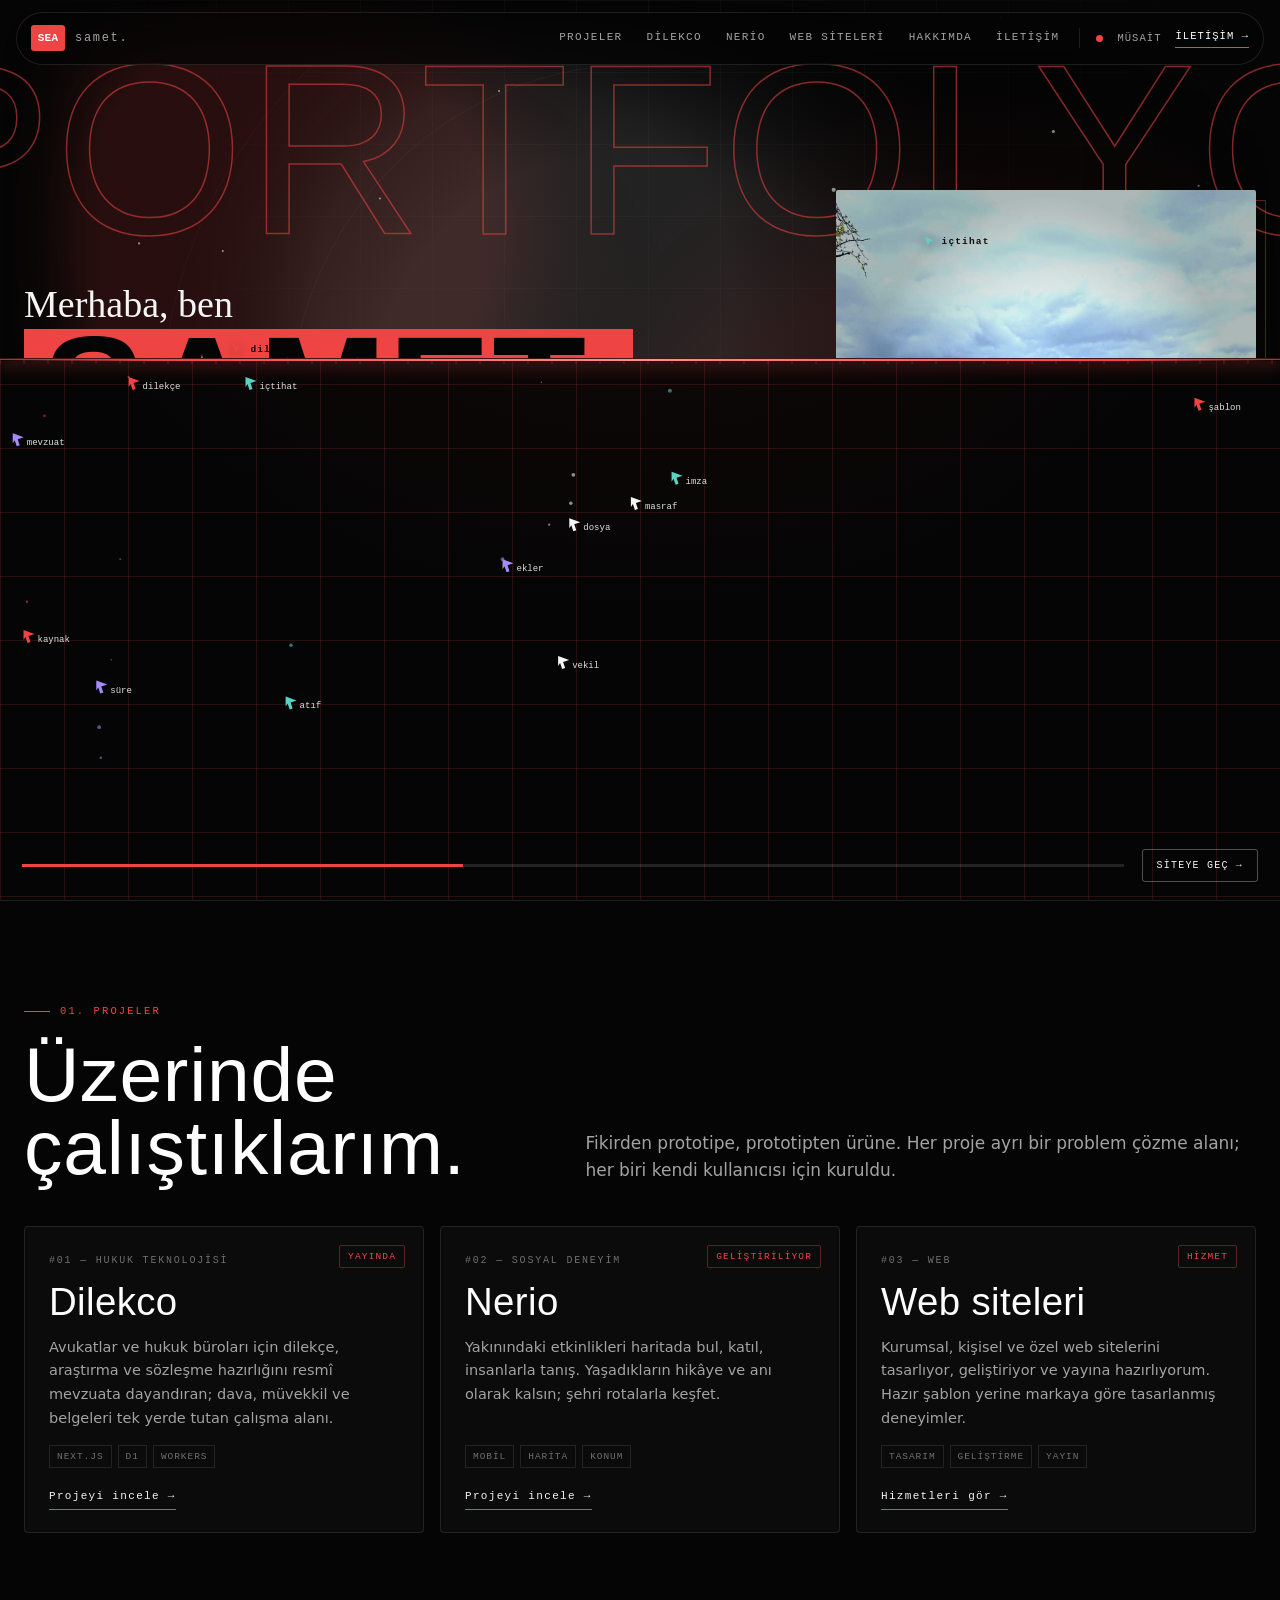
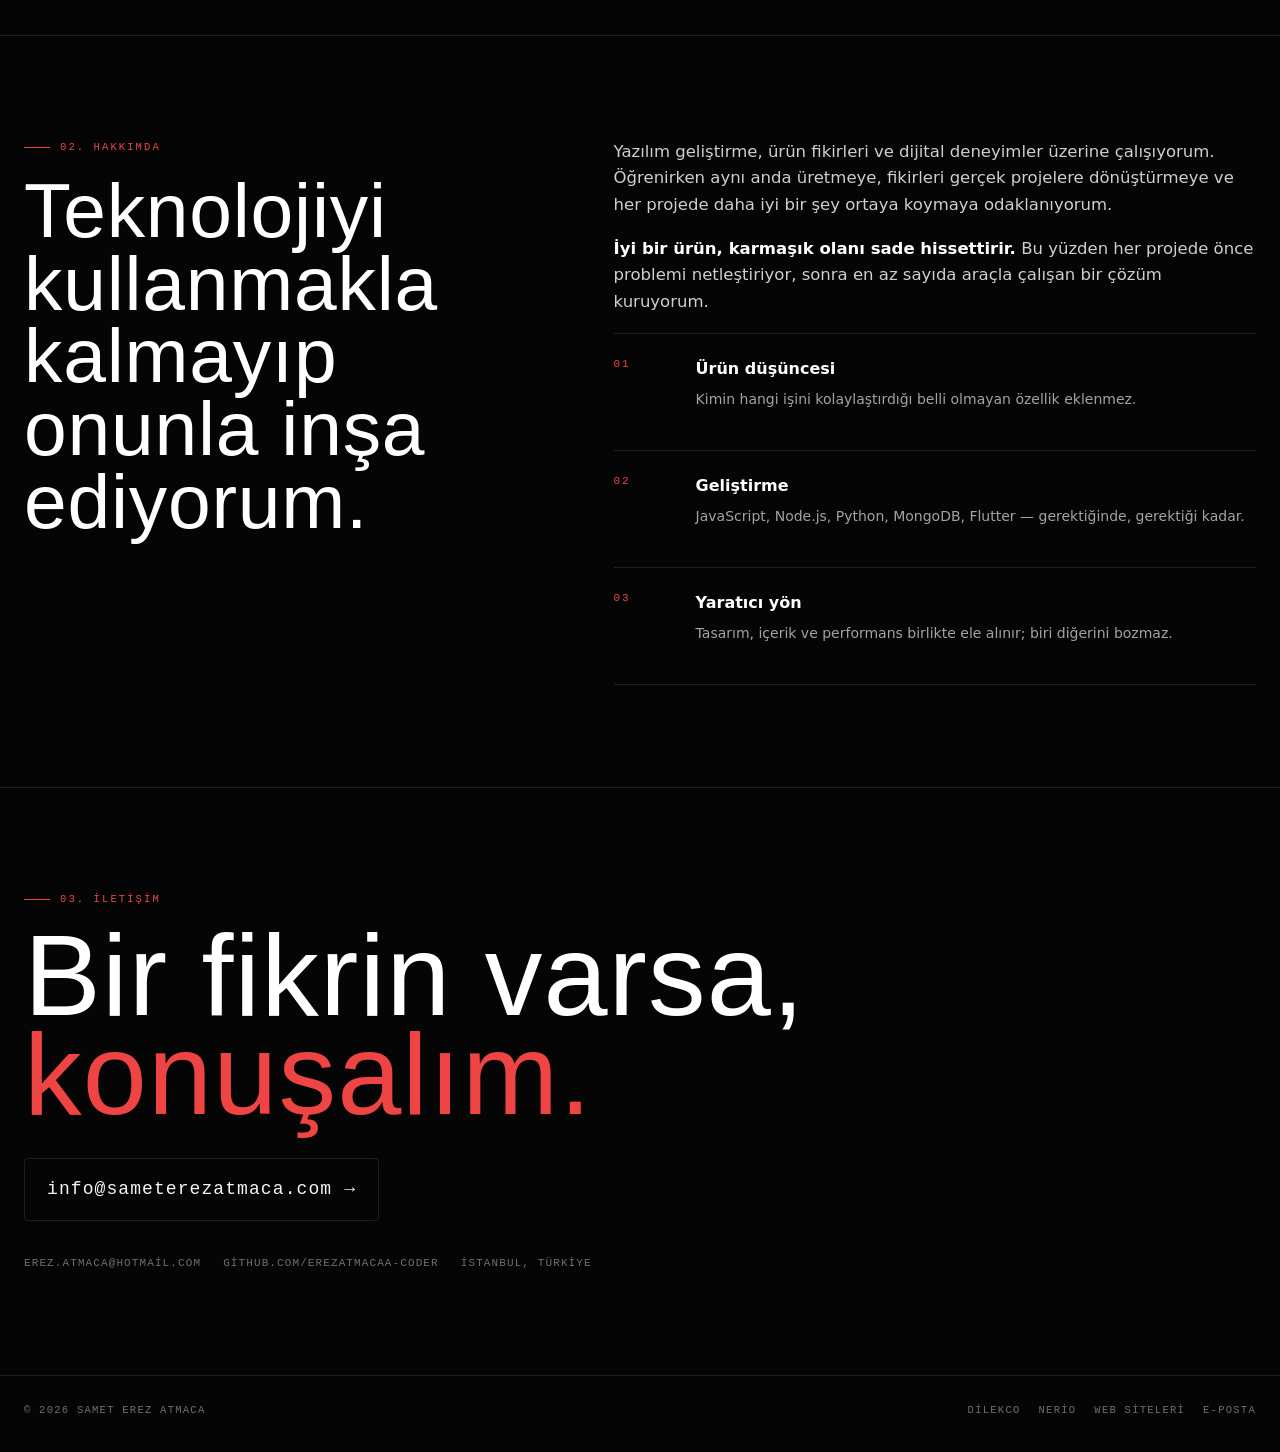
<file: index.html>
<!doctype html>
<html lang="tr" class="no-js">
<head>
<meta charset="utf-8">
<meta name="viewport" content="width=device-width,initial-scale=1">
<meta http-equiv="Content-Security-Policy" content="default-src 'self'; base-uri 'self'; object-src 'none'; form-action 'self'; script-src 'self'; style-src 'self' 'unsafe-inline' https://fonts.googleapis.com; font-src 'self' https://fonts.gstatic.com; img-src 'self' data: https:; connect-src 'self'; upgrade-insecure-requests;">
<title>Samet Erez Atmaca — Yazılım ve Ürün Geliştirici</title>
<meta name="description" content="Samet Erez Atmaca: yazılım ve ürün geliştirici. Dilekco, Nerio ve markalar için web siteleri; fikirden ürüne.">
<meta name="theme-color" content="#050505">
<meta property="og:title" content="Samet Erez Atmaca — Yazılım ve Ürün Geliştirici">
<meta property="og:description" content="Fikirleri ürüne çeviriyorum: Dilekco, Nerio ve markalar için web siteleri.">
<meta property="og:type" content="website">
<meta property="og:url" content="https://sameterezatmaca.com/">
<link rel="canonical" href="https://sameterezatmaca.com/">
<link rel="icon" href="data:image/svg+xml,%3Csvg xmlns='http://www.w3.org/2000/svg' viewBox='0 0 24 24'%3E%3Crect width='24' height='24' fill='%23ef4444'/%3E%3C/svg%3E">
<link rel="preconnect" href="https://fonts.googleapis.com">
<link rel="preconnect" href="https://fonts.gstatic.com" crossorigin>
<link rel="stylesheet" href="https://fonts.googleapis.com/css2?family=Bebas+Neue&amp;family=Caveat:wght@600&amp;family=JetBrains+Mono:wght@400;500;700&amp;family=Plus+Jakarta+Sans:wght@400;500;600;700;800&amp;display=swap">
<link rel="stylesheet" href="site.css?v=20261107e">
<script src="site-ui.js?v=20261107e"></script>
<script src="aurora.js?v=20261107e" defer></script>
<script src="intro.js?v=20261107e" defer></script>
<script src="swarm.js?v=20261107e" defer></script>
</head>
<body>
<a class="skip" href="#icerik">İçeriğe geç</a>
<div class="bg-grid" aria-hidden="true"></div>

<header class="site-header">
  <div class="nav-shell">
    <a class="brand" href="index.html" aria-label="Samet Erez Atmaca — ana sayfa"><span class="brand-sq">SEA</span><span class="brand-name">samet.</span></a>
    <button class="nav-toggle" type="button" aria-expanded="false" aria-controls="site-nav" aria-label="Menüyü aç">
      <svg viewBox="0 0 20 20" width="18" height="18" aria-hidden="true"><path d="M3 6h14M3 10h14M3 14h14" stroke="currentColor" stroke-width="1.6"/></svg>
    </button>
    <nav class="nav-links" id="site-nav" aria-label="Ana menü">
      <a href="#projeler">Projeler</a>
      <a href="dilekco.html">Dilekco</a>
      <a href="nerio.html">Nerio</a>
      <a href="web-siteleri.html">Web siteleri</a>
      <a href="#hakkimda">Hakkımda</a>
      <a href="#iletisim">İletişim</a>
    </nav>
    <div class="nav-status">
      <span class="live-dot" aria-hidden="true"></span>
      <span class="status-text">MÜSAİT</span>
      <a class="nav-cta" href="#iletisim">İLETİŞİM →</a>
    </div>
  </div>
</header>

<main id="icerik">

<section class="hero" id="hero" aria-label="Tanıtım">
  <div class="hero-word" aria-hidden="true">PORTFOLYO</div>
  <div class="wrap hero-inner">
    <div class="hero-copy">
      <p class="script">Merhaba, ben</p>
      <h1 class="hero-name">SAMET.</h1>
      <p class="hero-role"><span class="dot" aria-hidden="true"></span>YAZILIM &amp; ÜRÜN GELİŞTİRİCİ</p>
      <p class="hero-lead"><b>Fikirleri ürüne çeviriyorum.</b> Yazılım, ürün tasarımı ve teknolojiyle gerçek problemleri çözmeye odaklanan kişisel çalışma alanım. Dilekco ve Nerio’yu sıfırdan kurdum; markalar için web deneyimleri tasarlıyorum.</p>
      <div class="hero-actions">
        <a class="btn btn-red" href="#projeler">Projelere bak →</a>
        <a class="btn" href="mailto:info@sameterezatmaca.com">E-posta gönder</a>
      </div>
    </div>
    <figure class="hero-photo">
      <img src="photo.jpg" width="1152" height="1536" alt="Samet Erez Atmaca, arkasında İstanbul Boğazı ve köprü" fetchpriority="high">
      <figcaption>İSTANBUL · 2026</figcaption>
    </figure>
  </div>
  <div class="wrap">
    <div class="hero-stats" aria-label="Kısa bilgiler">
      <div class="stat"><b>03</b><span>SEÇİLİ PROJE</span></div>
      <div class="stat"><b>06</b><span>KULLANILAN ARAÇ</span></div>
      <div class="stat"><b>2026</b><span>AKTİF YIL</span></div>
      <div class="stat"><b>TR</b><span>İSTANBUL</span></div>
    </div>
  </div>
</section>

<section class="section" id="projeler" aria-labelledby="projeler-baslik">
  <div class="wrap">
    <div class="section-head">
      <div>
        <p class="eyebrow">01. PROJELER</p>
        <h2 id="projeler-baslik">Üzerinde<br>çalıştıklarım.</h2>
      </div>
      <p class="section-lead">Fikirden prototipe, prototipten ürüne. Her proje ayrı bir problem çözme alanı; her biri kendi kullanıcısı için kuruldu.</p>
    </div>
    <div class="projects">
      <article class="project">
        <span class="tag">Yayında</span>
        <span class="idx">#01 — HUKUK TEKNOLOJİSİ</span>
        <h3>Dilekco</h3>
        <p>Avukatlar ve hukuk büroları için dilekçe, araştırma ve sözleşme hazırlığını resmî mevzuata dayandıran; dava, müvekkil ve belgeleri tek yerde tutan çalışma alanı.</p>
        <div class="stack"><span>Next.js</span><span>D1</span><span>Workers</span></div>
        <a class="go" href="dilekco.html">Projeyi incele →</a>
      </article>
      <article class="project">
        <span class="tag">Geliştiriliyor</span>
        <span class="idx">#02 — SOSYAL DENEYİM</span>
        <h3>Nerio</h3>
        <p>Yakınındaki etkinlikleri haritada bul, katıl, insanlarla tanış. Yaşadıkların hikâye ve anı olarak kalsın; şehri rotalarla keşfet.</p>
        <div class="stack"><span>Mobil</span><span>Harita</span><span>Konum</span></div>
        <a class="go" href="nerio.html">Projeyi incele →</a>
      </article>
      <article class="project">
        <span class="tag">Hizmet</span>
        <span class="idx">#03 — WEB</span>
        <h3>Web siteleri</h3>
        <p>Kurumsal, kişisel ve özel web sitelerini tasarlıyor, geliştiriyor ve yayına hazırlıyorum. Hazır şablon yerine markaya göre tasarlanmış deneyimler.</p>
        <div class="stack"><span>Tasarım</span><span>Geliştirme</span><span>Yayın</span></div>
        <a class="go" href="web-siteleri.html">Hizmetleri gör →</a>
      </article>
    </div>
  </div>
</section>

<section class="section" id="hakkimda" aria-labelledby="hakkimda-baslik">
  <div class="wrap split">
    <div>
      <p class="eyebrow">02. HAKKIMDA</p>
      <h2 id="hakkimda-baslik">Teknolojiyi kullanmakla kalmayıp<br>onunla inşa ediyorum.</h2>
    </div>
    <div class="about-text">
      <p>Yazılım geliştirme, ürün fikirleri ve dijital deneyimler üzerine çalışıyorum. Öğrenirken aynı anda üretmeye, fikirleri gerçek projelere dönüştürmeye ve her projede daha iyi bir şey ortaya koymaya odaklanıyorum.</p>
      <p><b>İyi bir ürün, karmaşık olanı sade hissettirir.</b> Bu yüzden her projede önce problemi netleştiriyor, sonra en az sayıda araçla çalışan bir çözüm kuruyorum.</p>
      <div class="principles">
        <div class="principle"><span class="num">01</span><div><h3>Ürün düşüncesi</h3><p>Kimin hangi işini kolaylaştırdığı belli olmayan özellik eklenmez.</p></div></div>
        <div class="principle"><span class="num">02</span><div><h3>Geliştirme</h3><p>JavaScript, Node.js, Python, MongoDB, Flutter — gerektiğinde, gerektiği kadar.</p></div></div>
        <div class="principle"><span class="num">03</span><div><h3>Yaratıcı yön</h3><p>Tasarım, içerik ve performans birlikte ele alınır; biri diğerini bozmaz.</p></div></div>
      </div>
    </div>
  </div>
</section>

<section class="section contact" id="iletisim" aria-labelledby="iletisim-baslik">
  <div class="wrap">
    <p class="eyebrow">03. İLETİŞİM</p>
    <h2 id="iletisim-baslik">Bir fikrin varsa,<br><span>konuşalım.</span></h2>
    <div class="contact-actions">
      <a class="mail-box" href="mailto:info@sameterezatmaca.com">info@sameterezatmaca.com <span aria-hidden="true">→</span></a>
    </div>
    <div class="contact-meta">
      <a href="mailto:erez.atmaca@hotmail.com">erez.atmaca@hotmail.com</a>
      <a href="https://github.com/erezatmacaa-coder" target="_blank" rel="noopener">github.com/erezatmacaa-coder</a>
      <span>İstanbul, Türkiye</span>
    </div>
  </div>
</section>

</main>

<footer class="footer">
  <div class="wrap footer-inner">
    <span>© 2026 Samet Erez Atmaca</span>
    <div class="footer-links">
      <a href="dilekco.html">Dilekco</a>
      <a href="nerio.html">Nerio</a>
      <a href="web-siteleri.html">Web siteleri</a>
      <a href="mailto:info@sameterezatmaca.com">E-posta</a>
    </div>
  </div>
</footer>
</body>
</html>
</file>
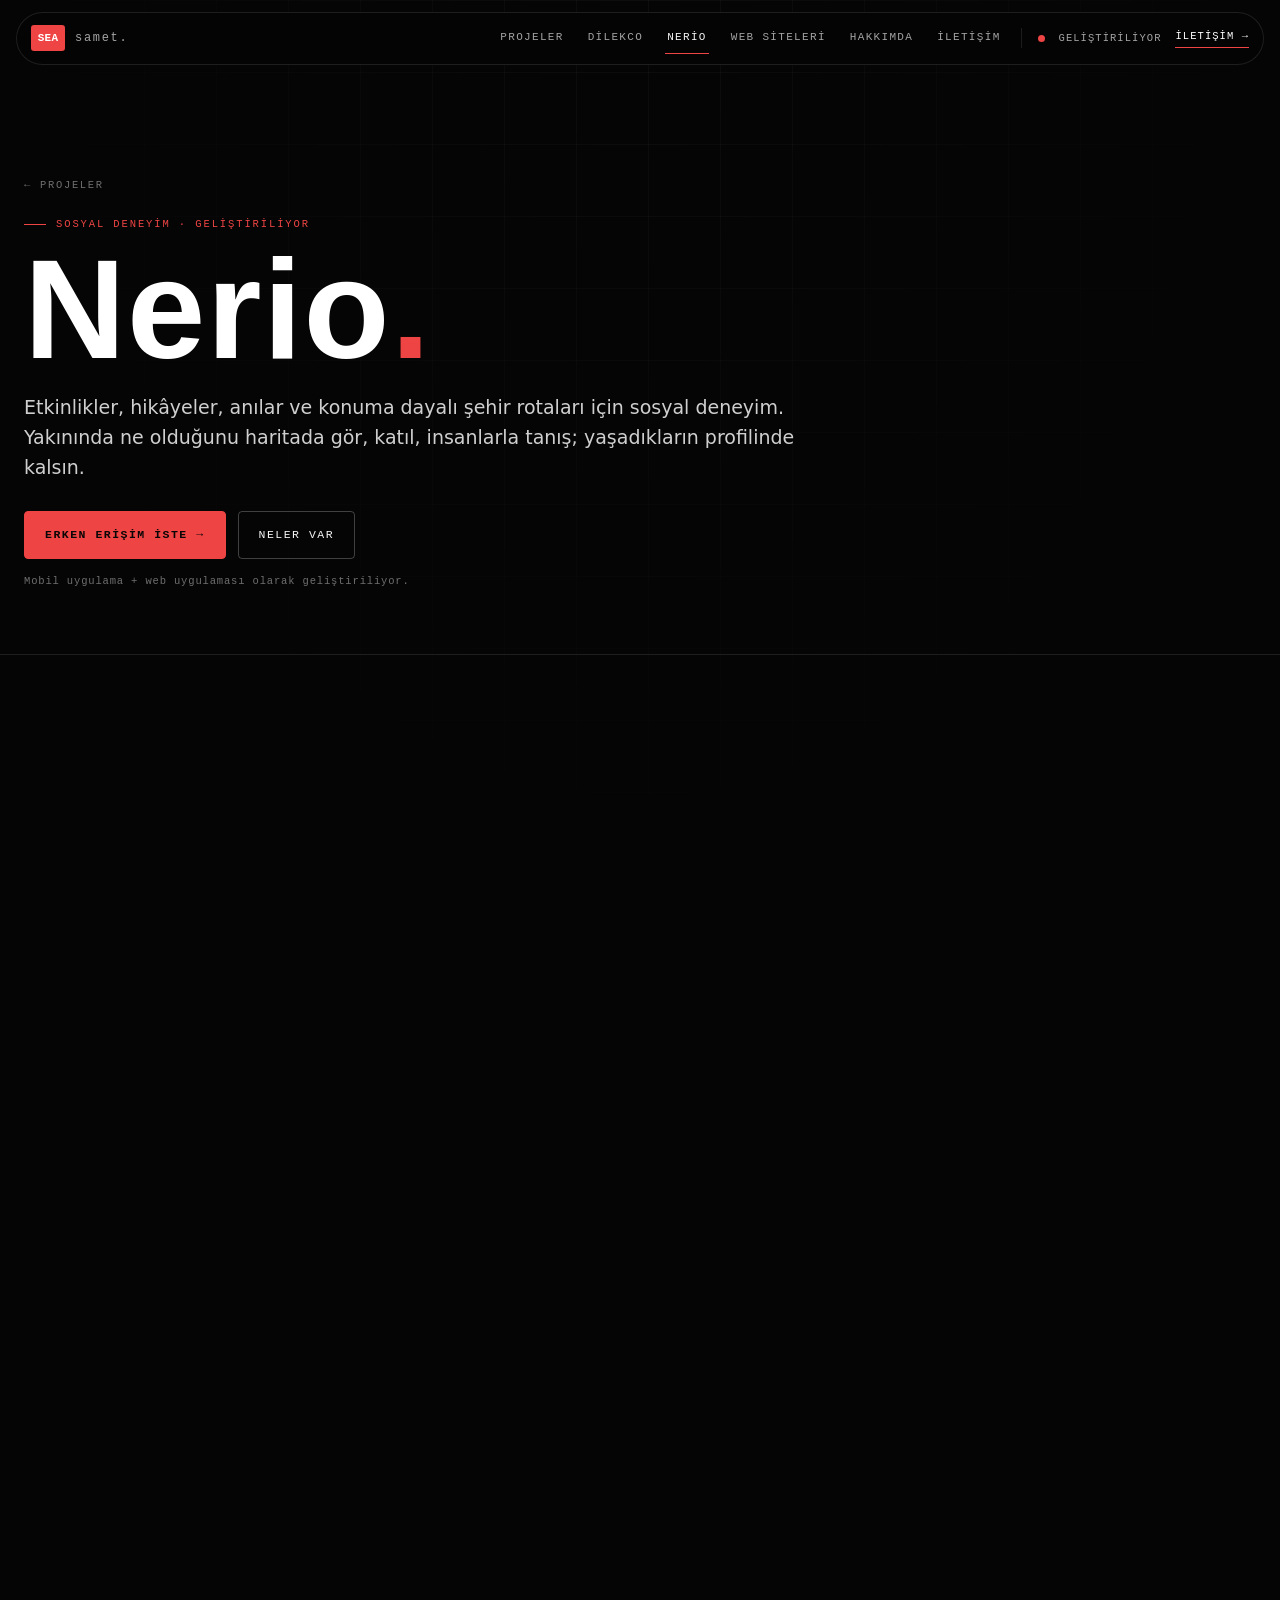
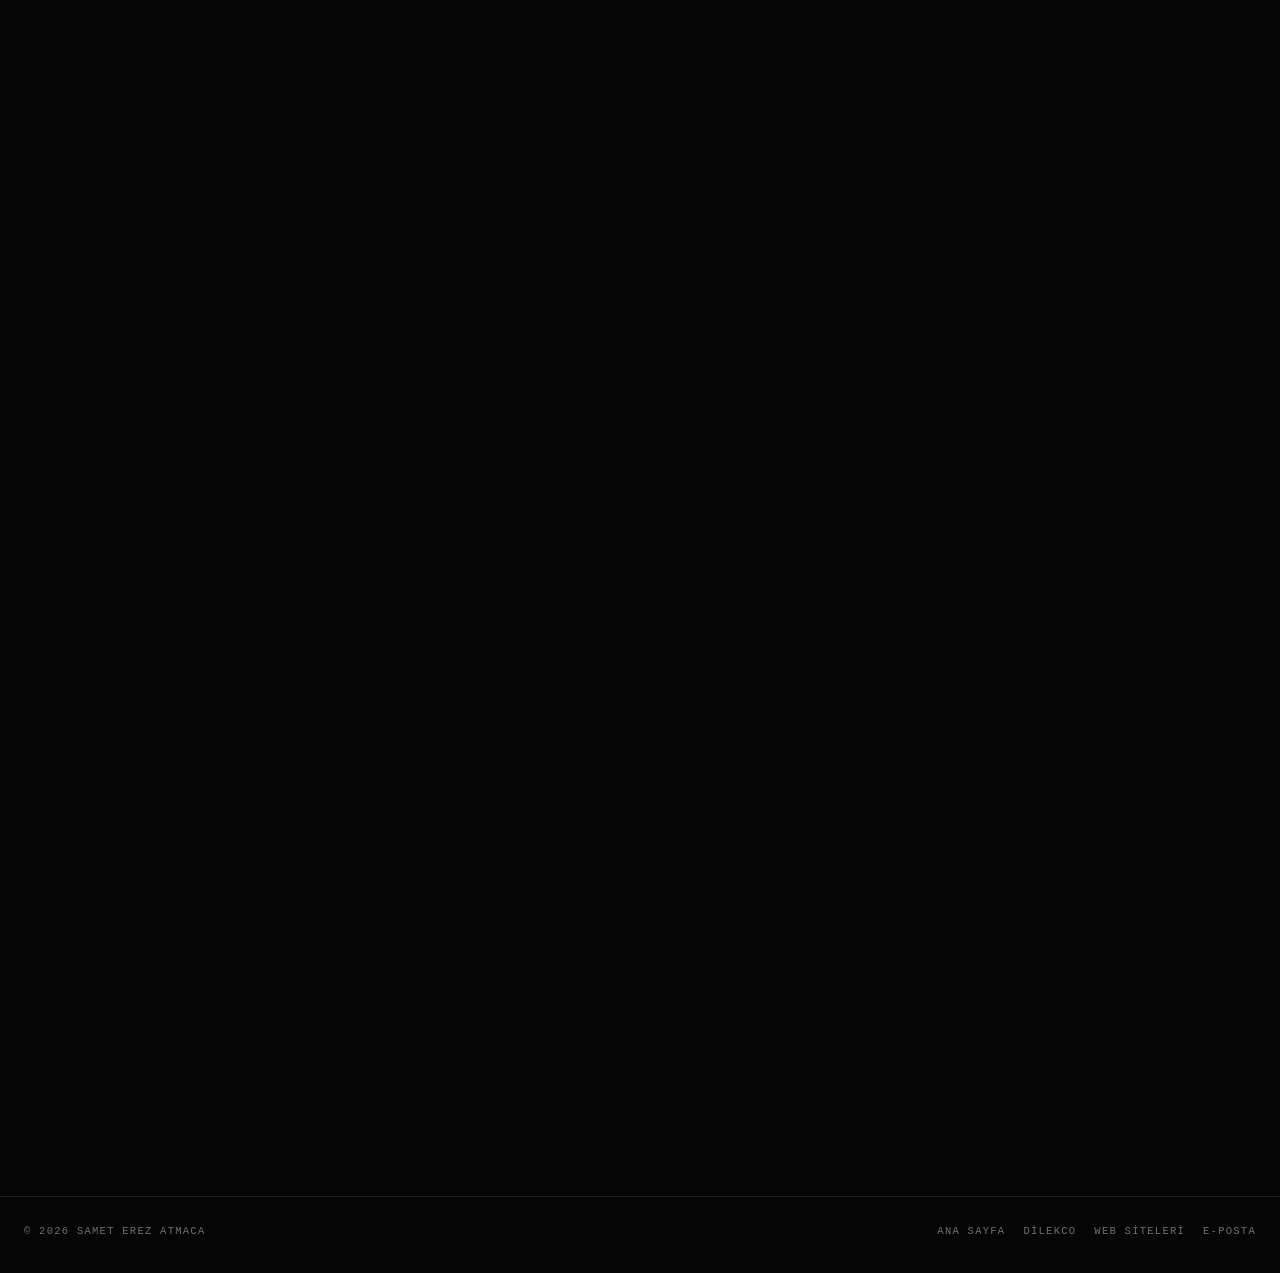
<file: mova/index.html>
<!doctype html>
<html lang="tr">
<head>
<meta charset="utf-8">
<meta name="viewport" content="width=device-width,initial-scale=1">
<meta http-equiv="refresh" content="0;url=../nerio.html">
<meta name="robots" content="noindex">
<link rel="canonical" href="https://sameterezatmaca.com/nerio.html">
<title>Nerio</title>
</head>
<body>
<p><a href="../nerio.html">Nerio sayfasına git</a></p>
</body>
</html>
</file>
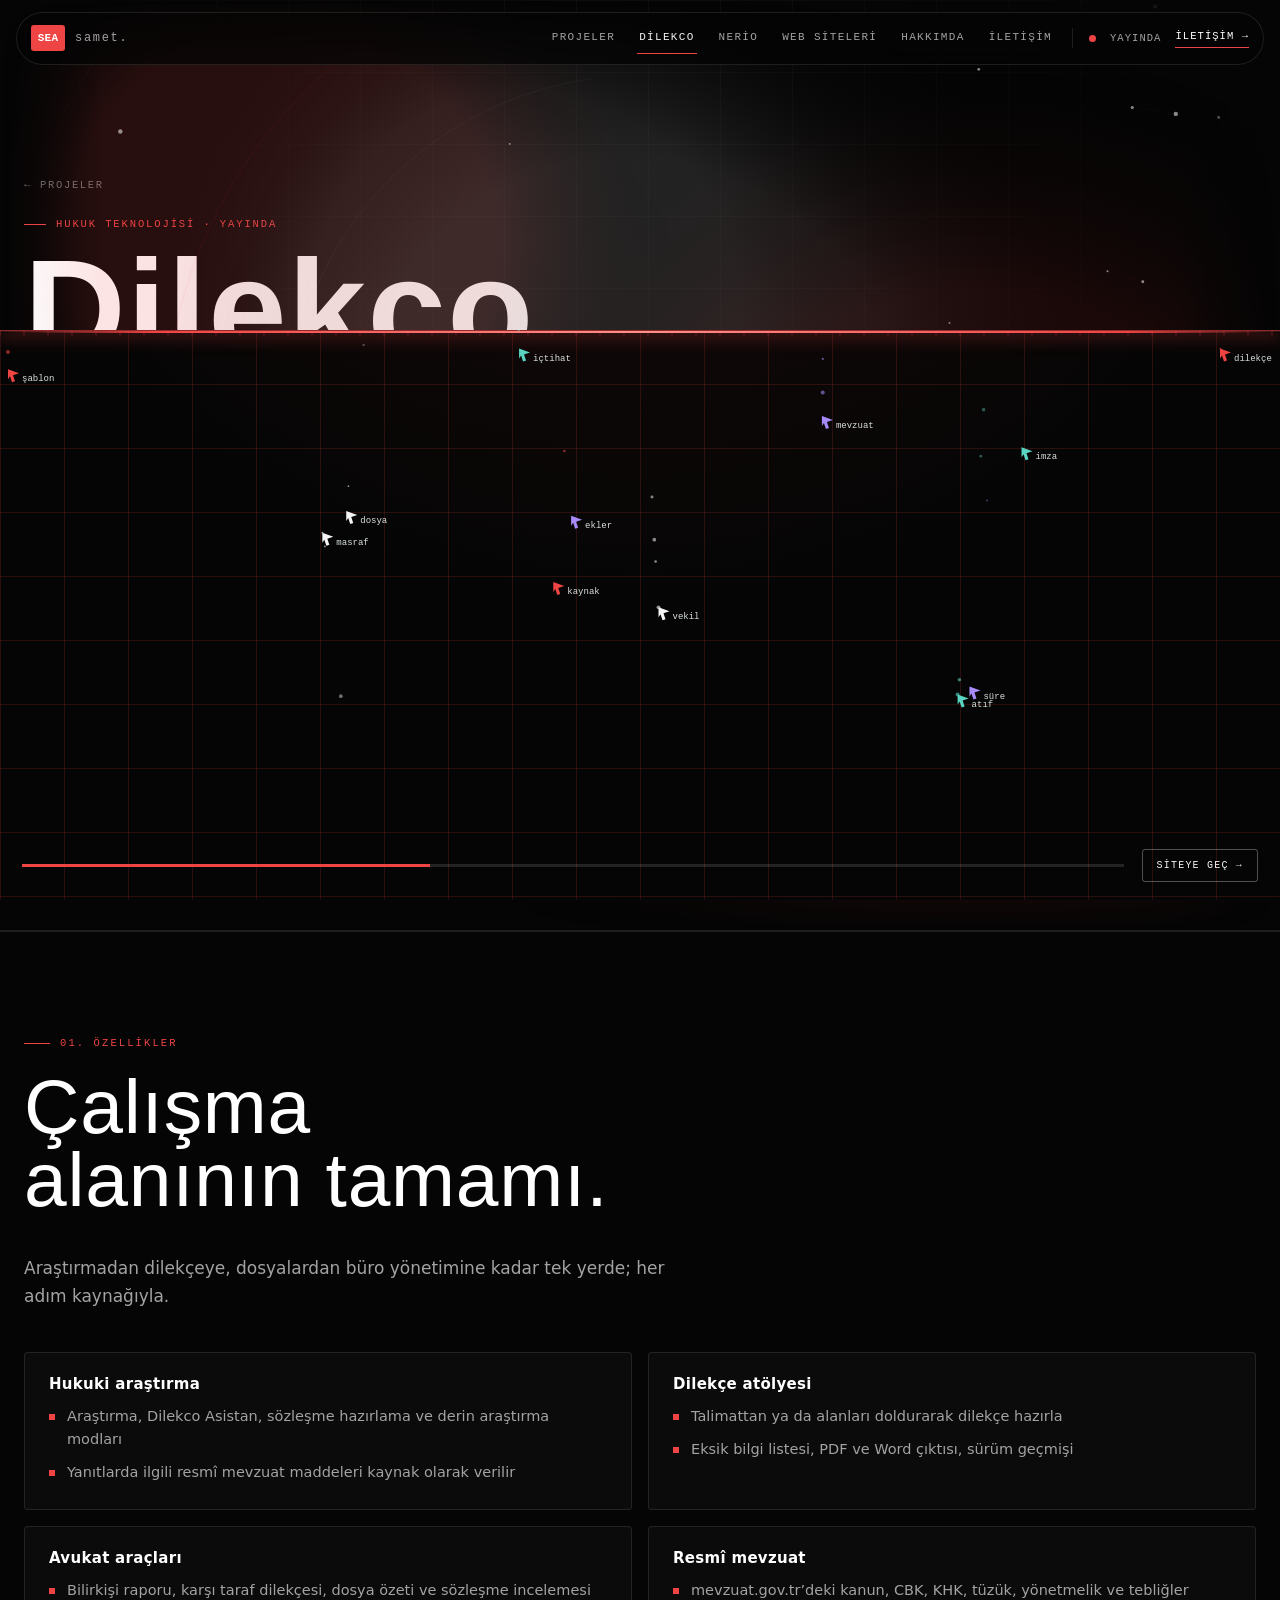
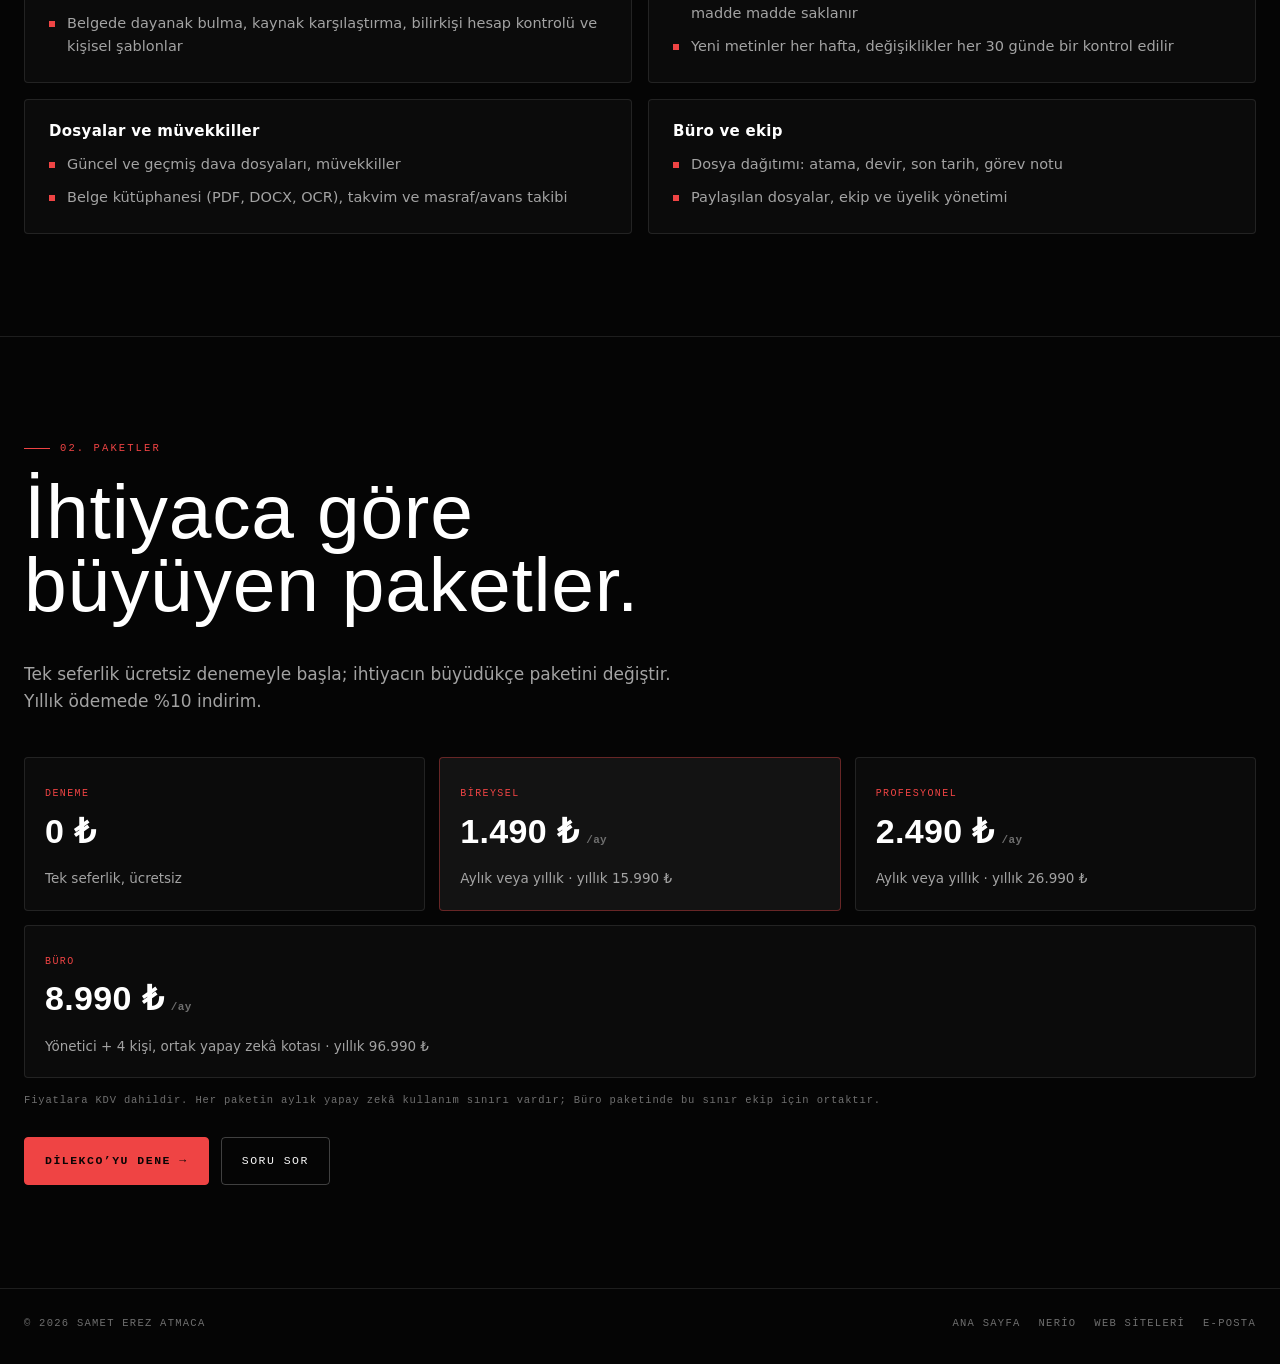
<file: dilekco.html>
<!doctype html>
<html lang="tr" class="no-js">
<head>
<meta charset="utf-8">
<meta name="viewport" content="width=device-width,initial-scale=1">
<meta http-equiv="Content-Security-Policy" content="default-src 'self'; base-uri 'self'; object-src 'none'; form-action 'self'; script-src 'self'; style-src 'self' 'unsafe-inline' https://fonts.googleapis.com; font-src 'self' https://fonts.gstatic.com; img-src 'self' data: https:; connect-src 'self'; upgrade-insecure-requests;">
<title>Dilekco — Avukatlar için hukuk çalışma alanı | Samet Erez Atmaca</title>
<meta name="description" content="Dilekco: avukatlar ve hukuk büroları için resmî mevzuata dayanan dilekçe, araştırma ve sözleşme hazırlığı; dava, müvekkil, belge, takvim ve masraf takibi.">
<meta name="theme-color" content="#050505">
<meta property="og:title" content="Dilekco — Avukatlar için hukuk çalışma alanı">
<meta property="og:description" content="Resmî mevzuata dayanan dilekçe, araştırma ve sözleşme hazırlığı; dava, müvekkil ve belge takibi.">
<meta property="og:type" content="website">
<meta property="og:url" content="https://sameterezatmaca.com/dilekco.html">
<link rel="canonical" href="https://sameterezatmaca.com/dilekco.html">
<link rel="icon" href="data:image/svg+xml,%3Csvg xmlns='http://www.w3.org/2000/svg' viewBox='0 0 24 24'%3E%3Crect width='24' height='24' fill='%23ef4444'/%3E%3C/svg%3E">
<link rel="preconnect" href="https://fonts.googleapis.com">
<link rel="preconnect" href="https://fonts.gstatic.com" crossorigin>
<link rel="stylesheet" href="https://fonts.googleapis.com/css2?family=Bebas+Neue&amp;family=Caveat:wght@600&amp;family=JetBrains+Mono:wght@400;500;700&amp;family=Plus+Jakarta+Sans:wght@400;500;600;700;800&amp;display=swap">
<link rel="stylesheet" href="site.css?v=20261107e">
<script src="site-ui.js?v=20261107e"></script>
<script src="aurora.js?v=20261107e" defer></script>
<script src="intro.js?v=20261107e" defer></script>
<script src="swarm.js?v=20261107e" defer></script>
</head>
<body>
<a class="skip" href="#icerik">İçeriğe geç</a>
<div class="bg-grid" aria-hidden="true"></div>
<header class="site-header">
  <div class="nav-shell">
    <a class="brand" href="index.html" aria-label="Samet Erez Atmaca — ana sayfa"><span class="brand-sq">SEA</span><span class="brand-name">samet.</span></a>
    <button class="nav-toggle" type="button" aria-expanded="false" aria-controls="site-nav" aria-label="Menüyü aç"><svg viewBox="0 0 20 20" width="18" height="18" aria-hidden="true"><path d="M3 6h14M3 10h14M3 14h14" stroke="currentColor" stroke-width="1.6"/></svg></button>
    <nav class="nav-links" id="site-nav" aria-label="Ana menü">
      <a href="index.html#projeler">Projeler</a>
      <a href="dilekco.html" aria-current="page">Dilekco</a>
      <a href="nerio.html">Nerio</a>
      <a href="web-siteleri.html">Web siteleri</a>
      <a href="index.html#hakkimda">Hakkımda</a>
      <a href="index.html#iletisim">İletişim</a>
    </nav>
    <div class="nav-status"><span class="live-dot" aria-hidden="true"></span><span class="status-text">YAYINDA</span><a class="nav-cta" href="index.html#iletisim">İLETİŞİM →</a></div>
  </div>
</header>
<main id="icerik">

<section class="page-hero" id="hero">
  <div class="wrap">
    <a class="crumb" href="index.html#projeler">← Projeler</a>
    <p class="field-tag">HUKUK TEKNOLOJİSİ · YAYINDA</p>
    <h1>Dilekco<span class="accent">.</span></h1>
    <p class="lede">Avukatlar ve hukuk büroları için Türkçe çalışma alanı: resmî mevzuata dayanan dilekçe, araştırma ve sözleşme hazırlama; dava, müvekkil, belge, takvim ve masraf takibi; büro içinde dosya paylaşımı ve görev dağıtımı.</p>
    <div class="actions">
      <a class="btn btn-red" href="https://mizan.mizan-hukuk.workers.dev" target="_blank" rel="noopener">Dilekco’yu aç →</a>
      <a class="btn" href="#paketler">Paketleri gör</a>
    </div>
    <div class="page-grid" style="margin-top:34px">
      <div class="mock" aria-hidden="true">
        <div class="line" style="width:40%"></div>
        <div class="line" style="width:70%"></div>
        <div class="line short"></div>
        <div class="quote">Dayanak madde<br>Kaynak: mevzuat.gov.tr resmî metni</div>
        <div class="line" style="width:80%"></div>
        <div class="line short"></div>
        <div style="display:flex;justify-content:space-between;font-family:var(--mono);font-size:9px;letter-spacing:.14em;color:var(--dim);text-transform:uppercase"><span>PDF · Word</span><span>Sürüm 3</span></div>
      </div>
      <div class="panel">
        <h2>Bir avukatın gününe göre kuruldu</h2>
        <p style="color:var(--muted);font-size:14.5px">Araştırma, yazım ve dosya takibi aynı yerde. Her yanıt, dayandığı mevzuat maddesini gösterir; kaynağı açıp okuyabilirsiniz.</p>
        <ul style="margin-top:16px"><li>Yanıtlarda resmî mevzuat maddeleri kaynak olarak verilir</li><li>Dava, müvekkil, belge, takvim ve masraf takibi</li><li>Büro ekibi için dosya atama, devir ve görev notu</li><li>Claude ve ChatGPT için MCP bağlantısı</li></ul>
      </div>
    </div>
  </div>
</section>

<section class="section" aria-labelledby="ozellikler">
  <div class="wrap">
    <div class="section-head"><div><p class="eyebrow">01. ÖZELLİKLER</p><h2 id="ozellikler">Çalışma<br>alanının tamamı.</h2></div><p class="section-lead">Araştırmadan dilekçeye, dosyalardan büro yönetimine kadar tek yerde; her adım kaynağıyla.</p></div>
    <div class="page-grid">
      <div class="panel"><h2>Hukuki araştırma</h2><ul><li>Araştırma, Dilekco Asistan, sözleşme hazırlama ve derin araştırma modları</li><li>Yanıtlarda ilgili resmî mevzuat maddeleri kaynak olarak verilir</li></ul></div>
      <div class="panel"><h2>Dilekçe atölyesi</h2><ul><li>Talimattan ya da alanları doldurarak dilekçe hazırla</li><li>Eksik bilgi listesi, PDF ve Word çıktısı, sürüm geçmişi</li></ul></div>
      <div class="panel"><h2>Avukat araçları</h2><ul><li>Bilirkişi raporu, karşı taraf dilekçesi, dosya özeti ve sözleşme incelemesi</li><li>Belgede dayanak bulma, kaynak karşılaştırma, bilirkişi hesap kontrolü ve kişisel şablonlar</li></ul></div>
      <div class="panel"><h2>Resmî mevzuat</h2><ul><li>mevzuat.gov.tr’deki kanun, CBK, KHK, tüzük, yönetmelik ve tebliğler madde madde saklanır</li><li>Yeni metinler her hafta, değişiklikler her 30 günde bir kontrol edilir</li></ul></div>
      <div class="panel"><h2>Dosyalar ve müvekkiller</h2><ul><li>Güncel ve geçmiş dava dosyaları, müvekkiller</li><li>Belge kütüphanesi (PDF, DOCX, OCR), takvim ve masraf/avans takibi</li></ul></div>
      <div class="panel"><h2>Büro ve ekip</h2><ul><li>Dosya dağıtımı: atama, devir, son tarih, görev notu</li><li>Paylaşılan dosyalar, ekip ve üyelik yönetimi</li></ul></div>
    </div>
  </div>
</section>

<section class="section" id="paketler" aria-labelledby="paket-baslik">
  <div class="wrap">
    <div class="section-head"><div><p class="eyebrow">02. PAKETLER</p><h2 id="paket-baslik">İhtiyaca göre<br>büyüyen paketler.</h2></div><p class="section-lead">Tek seferlik ücretsiz denemeyle başla; ihtiyacın büyüdükçe paketini değiştir. Yıllık ödemede %10 indirim.</p></div>
    <div class="price-grid">
      <div class="price"><span>DENEME</span><b>0 ₺</b><p>Tek seferlik, ücretsiz</p></div>
      <div class="price featured"><span>BİREYSEL</span><b>1.490 ₺<small style="font-family:var(--mono);font-size:11px;color:var(--dim)"> /ay</small></b><p>Aylık veya yıllık · yıllık 15.990 ₺</p></div>
      <div class="price"><span>PROFESYONEL</span><b>2.490 ₺<small style="font-family:var(--mono);font-size:11px;color:var(--dim)"> /ay</small></b><p>Aylık veya yıllık · yıllık 26.990 ₺</p></div>
    </div>
    <div class="price-grid" style="margin-top:14px">
      <div class="price" style="grid-column:span 3"><span>BÜRO</span><b>8.990 ₺<small style="font-family:var(--mono);font-size:11px;color:var(--dim)"> /ay</small></b><p>Yönetici + 4 kişi, ortak yapay zekâ kotası · yıllık 96.990 ₺</p></div>
    </div>
    <p class="note">Fiyatlara KDV dahildir. Her paketin aylık yapay zekâ kullanım sınırı vardır; Büro paketinde bu sınır ekip için ortaktır.</p>
    <div class="actions" style="display:flex;gap:12px;margin-top:28px"><a class="btn btn-red" href="https://mizan.mizan-hukuk.workers.dev" target="_blank" rel="noopener">Dilekco’yu dene →</a><a class="btn" href="index.html#iletisim">Soru sor</a></div>
  </div>
</section>

</main>
<footer class="footer">
  <div class="wrap footer-inner">
    <span>© 2026 Samet Erez Atmaca</span>
    <div class="footer-links"><a href="index.html">Ana sayfa</a><a href="nerio.html">Nerio</a><a href="web-siteleri.html">Web siteleri</a><a href="mailto:info@sameterezatmaca.com">E-posta</a></div>
  </div>
</footer>
</body>
</html>
</file>
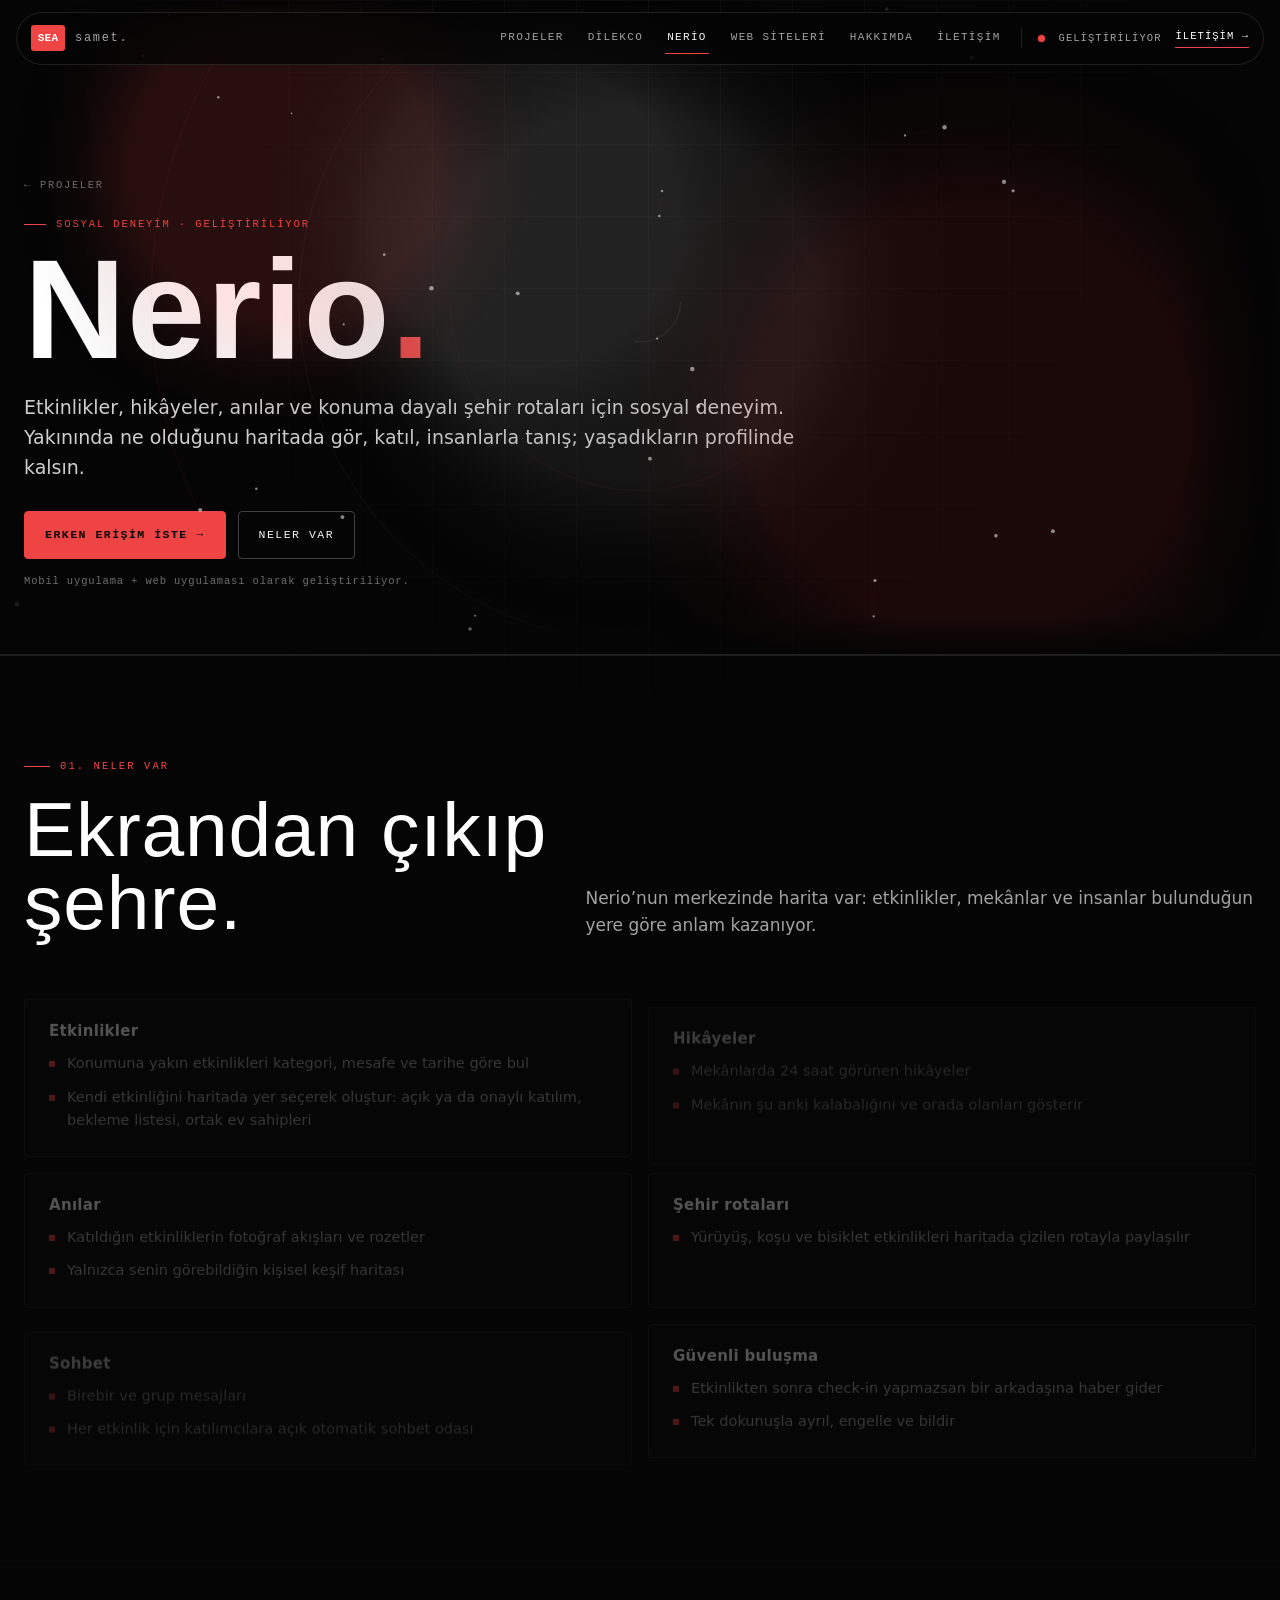
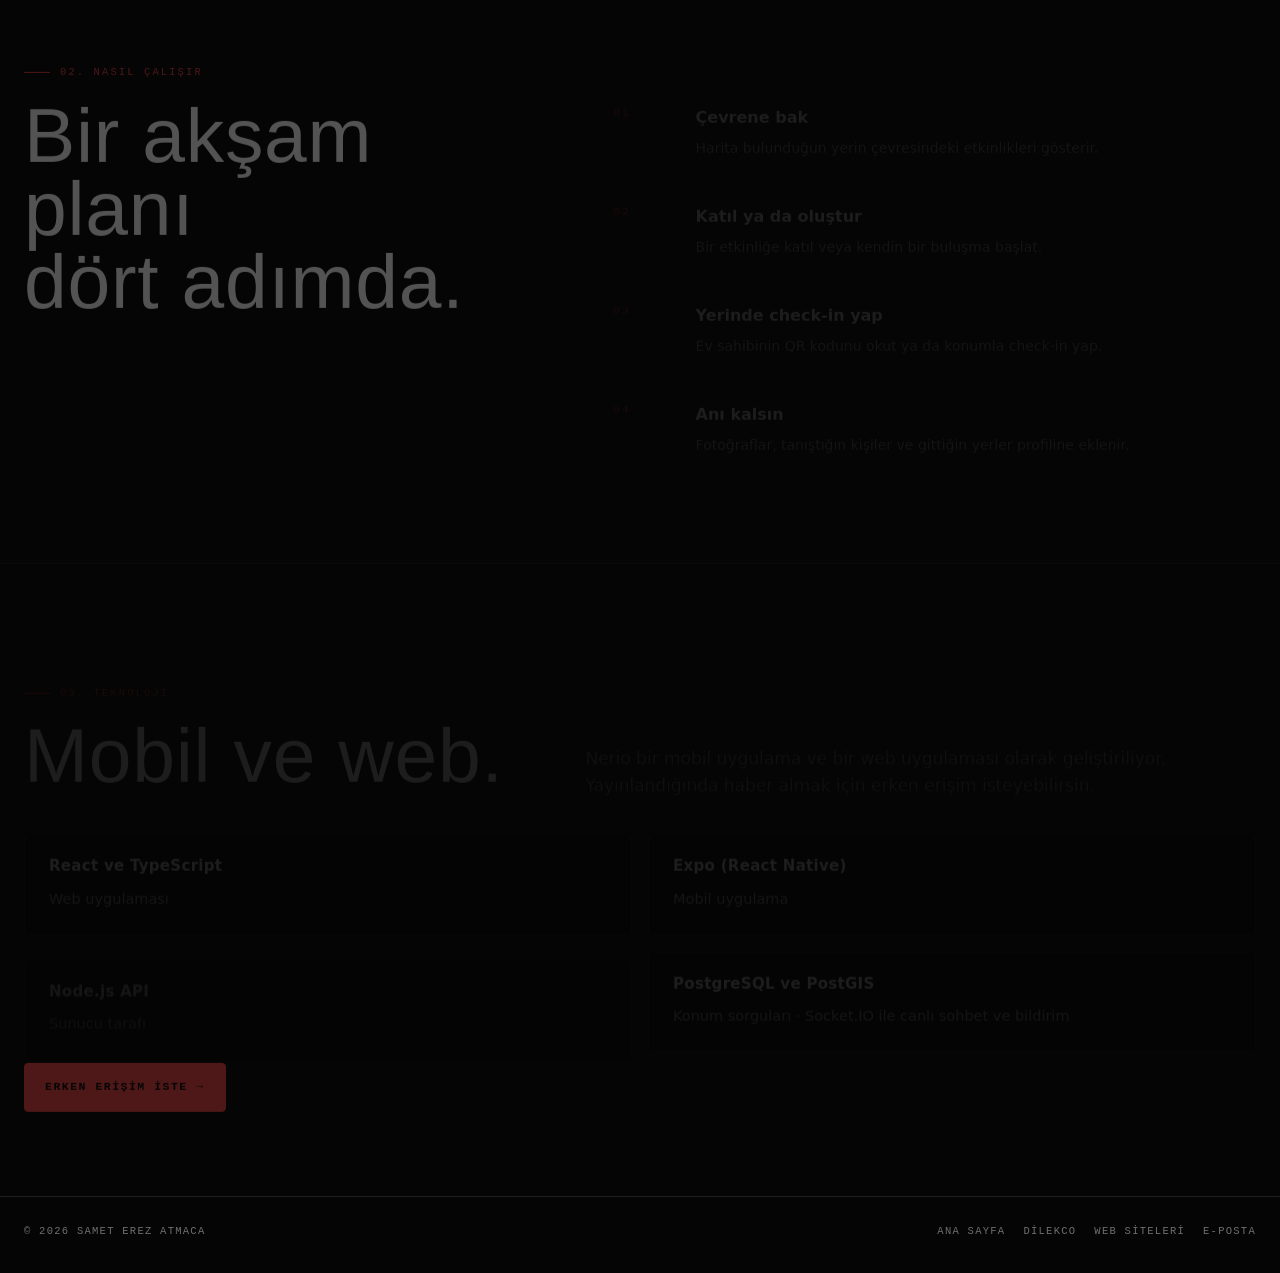
<file: locamo-site.html>
<!doctype html>
<html lang="tr">
<head>
<meta charset="utf-8">
<meta name="viewport" content="width=device-width,initial-scale=1">
<meta http-equiv="refresh" content="0;url=nerio.html">
<meta name="robots" content="noindex">
<link rel="canonical" href="https://sameterezatmaca.com/nerio.html">
<title>Nerio</title>
</head>
<body>
<p><a href="nerio.html">Nerio sayfasına git</a></p>
</body>
</html>
</file>
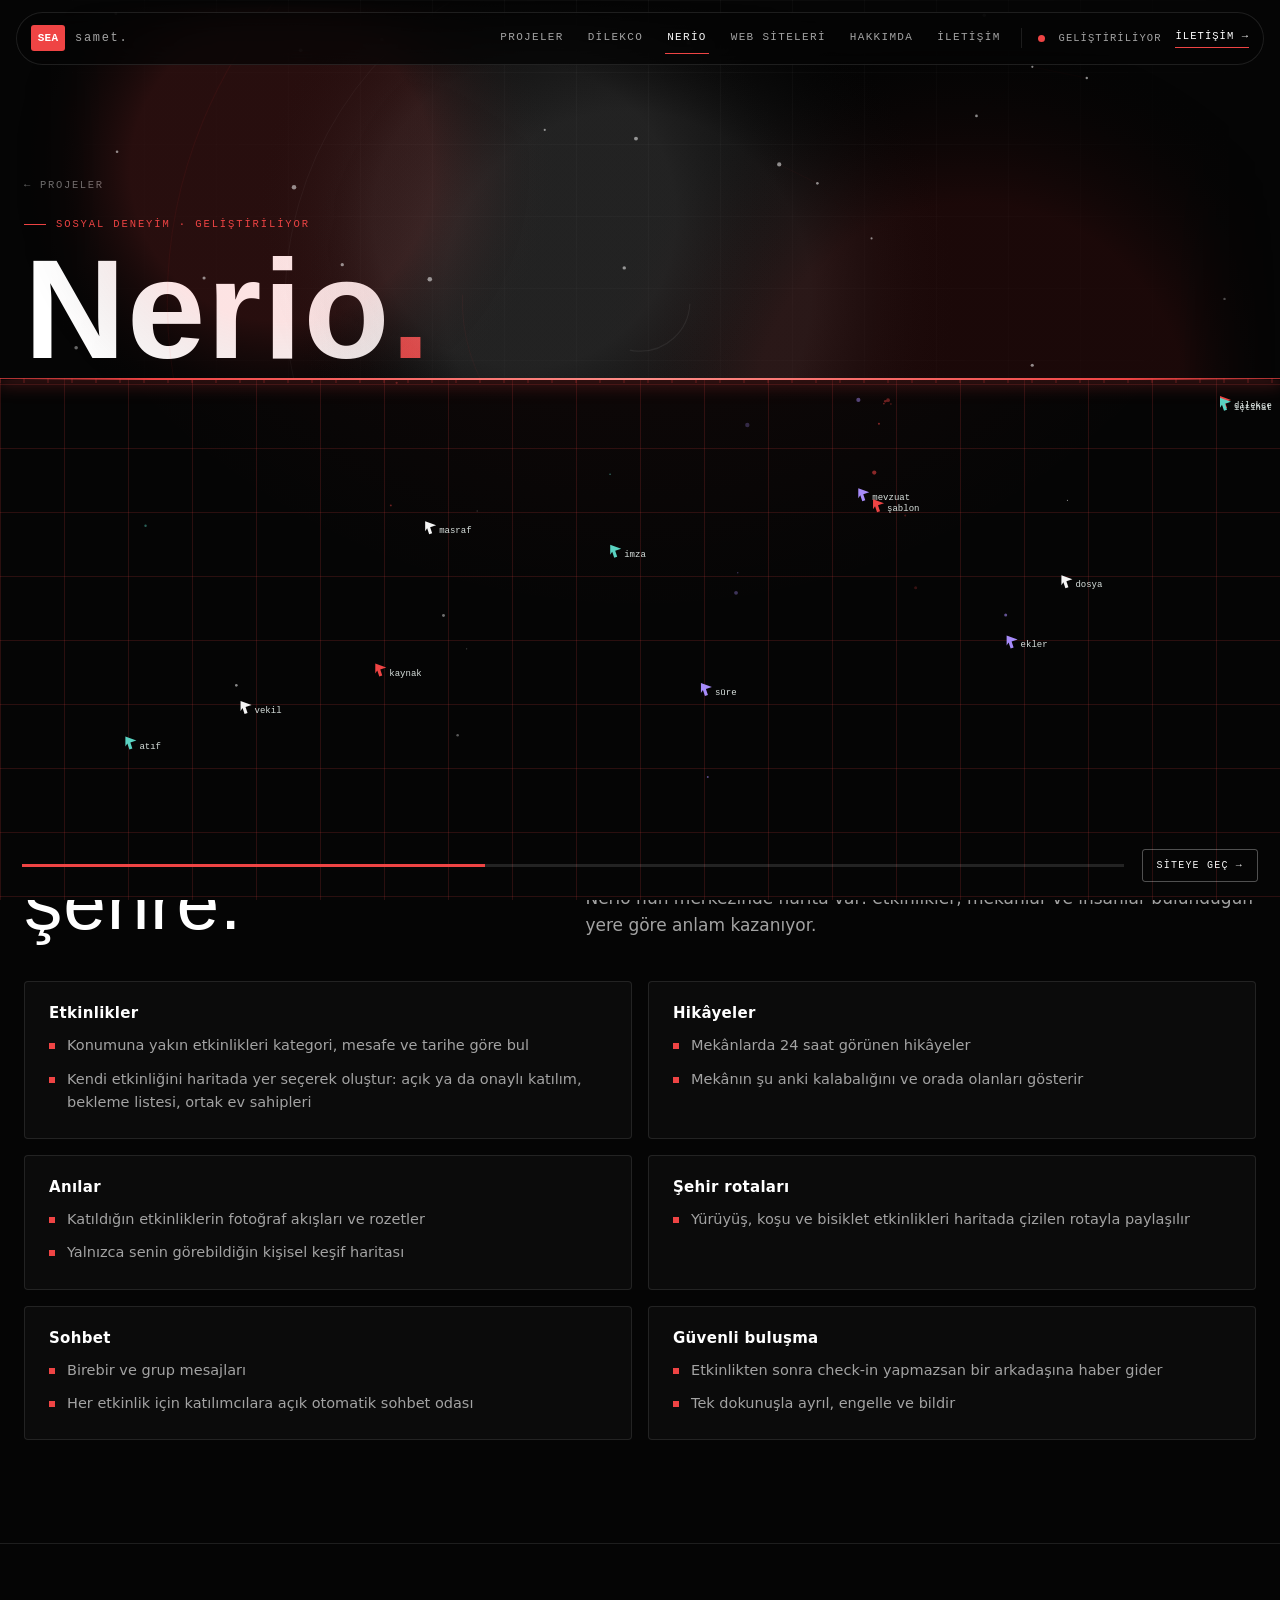
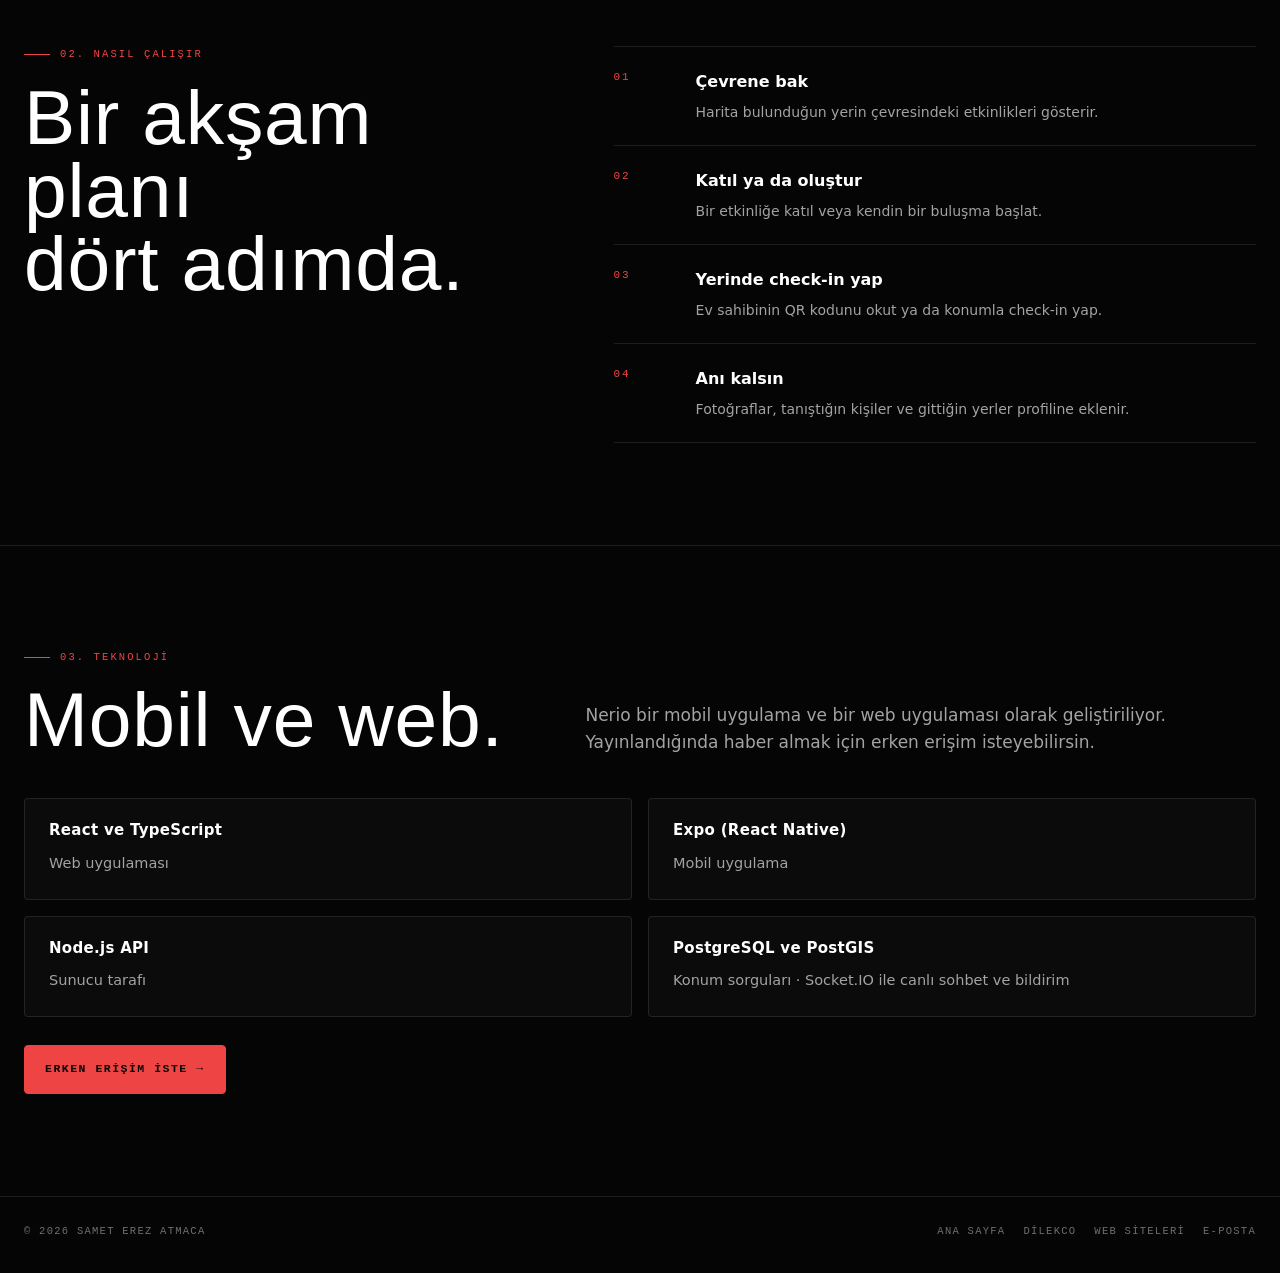
<file: nerio.html>
<!doctype html>
<html lang="tr" class="no-js">
<head>
<meta charset="utf-8">
<meta name="viewport" content="width=device-width,initial-scale=1">
<meta http-equiv="Content-Security-Policy" content="default-src 'self'; base-uri 'self'; object-src 'none'; form-action 'self'; script-src 'self'; style-src 'self' 'unsafe-inline' https://fonts.googleapis.com; font-src 'self' https://fonts.gstatic.com; img-src 'self' data: https:; connect-src 'self'; upgrade-insecure-requests;">
<title>Nerio — Şehirde sosyal deneyim | Samet Erez Atmaca</title>
<meta name="description" content="Nerio: yakınındaki etkinlikleri haritada bul, katıl, insanlarla tanış. Hikâyeler, anılar ve konuma dayalı şehir rotaları.">
<meta name="theme-color" content="#050505">
<meta property="og:title" content="Nerio — Şehirde sosyal deneyim">
<meta property="og:description" content="Etkinlikler, hikâyeler, anılar ve konuma dayalı şehir rotaları için sosyal deneyim.">
<meta property="og:type" content="website">
<meta property="og:url" content="https://sameterezatmaca.com/nerio.html">
<link rel="canonical" href="https://sameterezatmaca.com/nerio.html">
<link rel="icon" href="data:image/svg+xml,%3Csvg xmlns='http://www.w3.org/2000/svg' viewBox='0 0 24 24'%3E%3Crect width='24' height='24' fill='%23ef4444'/%3E%3C/svg%3E">
<link rel="preconnect" href="https://fonts.googleapis.com">
<link rel="preconnect" href="https://fonts.gstatic.com" crossorigin>
<link rel="stylesheet" href="https://fonts.googleapis.com/css2?family=Bebas+Neue&amp;family=Caveat:wght@600&amp;family=JetBrains+Mono:wght@400;500;700&amp;family=Plus+Jakarta+Sans:wght@400;500;600;700;800&amp;display=swap">
<link rel="stylesheet" href="site.css?v=20261107e">
<script src="site-ui.js?v=20261107e"></script>
<script src="aurora.js?v=20261107e" defer></script>
<script src="intro.js?v=20261107e" defer></script>
<script src="swarm.js?v=20261107e" defer></script>
</head>
<body>
<a class="skip" href="#icerik">İçeriğe geç</a>
<div class="bg-grid" aria-hidden="true"></div>
<header class="site-header">
  <div class="nav-shell">
    <a class="brand" href="index.html" aria-label="Samet Erez Atmaca — ana sayfa"><span class="brand-sq">SEA</span><span class="brand-name">samet.</span></a>
    <button class="nav-toggle" type="button" aria-expanded="false" aria-controls="site-nav" aria-label="Menüyü aç"><svg viewBox="0 0 20 20" width="18" height="18" aria-hidden="true"><path d="M3 6h14M3 10h14M3 14h14" stroke="currentColor" stroke-width="1.6"/></svg></button>
    <nav class="nav-links" id="site-nav" aria-label="Ana menü">
      <a href="index.html#projeler">Projeler</a>
      <a href="dilekco.html">Dilekco</a>
      <a href="nerio.html" aria-current="page">Nerio</a>
      <a href="web-siteleri.html">Web siteleri</a>
      <a href="index.html#hakkimda">Hakkımda</a>
      <a href="index.html#iletisim">İletişim</a>
    </nav>
    <div class="nav-status"><span class="live-dot" aria-hidden="true"></span><span class="status-text">GELİŞTİRİLİYOR</span><a class="nav-cta" href="index.html#iletisim">İLETİŞİM →</a></div>
  </div>
</header>
<main id="icerik">

<section class="page-hero" id="hero">
  <div class="wrap">
    <a class="crumb" href="index.html#projeler">← Projeler</a>
    <p class="field-tag">SOSYAL DENEYİM · GELİŞTİRİLİYOR</p>
    <h1>Nerio<span class="accent">.</span></h1>
    <p class="lede">Etkinlikler, hikâyeler, anılar ve konuma dayalı şehir rotaları için sosyal deneyim. Yakınında ne olduğunu haritada gör, katıl, insanlarla tanış; yaşadıkların profilinde kalsın.</p>
    <div class="actions">
      <a class="btn btn-red" href="mailto:info@sameterezatmaca.com?subject=Nerio%20erken%20eri%C5%9Fim">Erken erişim iste →</a>
      <a class="btn" href="#neler-var">Neler var</a>
    </div>
    <p class="note">Mobil uygulama + web uygulaması olarak geliştiriliyor.</p>
  </div>
</section>

<section class="section" id="neler-var" aria-labelledby="neler">
  <div class="wrap">
    <div class="section-head"><div><p class="eyebrow">01. NELER VAR</p><h2 id="neler">Ekrandan çıkıp<br>şehre.</h2></div><p class="section-lead">Nerio’nun merkezinde harita var: etkinlikler, mekânlar ve insanlar bulunduğun yere göre anlam kazanıyor.</p></div>
    <div class="page-grid">
      <div class="panel"><h2>Etkinlikler</h2><ul><li>Konumuna yakın etkinlikleri kategori, mesafe ve tarihe göre bul</li><li>Kendi etkinliğini haritada yer seçerek oluştur: açık ya da onaylı katılım, bekleme listesi, ortak ev sahipleri</li></ul></div>
      <div class="panel"><h2>Hikâyeler</h2><ul><li>Mekânlarda 24 saat görünen hikâyeler</li><li>Mekânın şu anki kalabalığını ve orada olanları gösterir</li></ul></div>
      <div class="panel"><h2>Anılar</h2><ul><li>Katıldığın etkinliklerin fotoğraf akışları ve rozetler</li><li>Yalnızca senin görebildiğin kişisel keşif haritası</li></ul></div>
      <div class="panel"><h2>Şehir rotaları</h2><ul><li>Yürüyüş, koşu ve bisiklet etkinlikleri haritada çizilen rotayla paylaşılır</li></ul></div>
      <div class="panel"><h2>Sohbet</h2><ul><li>Birebir ve grup mesajları</li><li>Her etkinlik için katılımcılara açık otomatik sohbet odası</li></ul></div>
      <div class="panel"><h2>Güvenli buluşma</h2><ul><li>Etkinlikten sonra check-in yapmazsan bir arkadaşına haber gider</li><li>Tek dokunuşla ayrıl, engelle ve bildir</li></ul></div>
    </div>
  </div>
</section>

<section class="section" aria-labelledby="akis">
  <div class="wrap split">
    <div><p class="eyebrow">02. NASIL ÇALIŞIR</p><h2 id="akis">Bir akşam planı<br>dört adımda.</h2></div>
    <div class="principles" style="border-top:1px solid var(--line)">
      <div class="principle"><span class="num">01</span><div><h3>Çevrene bak</h3><p>Harita bulunduğun yerin çevresindeki etkinlikleri gösterir.</p></div></div>
      <div class="principle"><span class="num">02</span><div><h3>Katıl ya da oluştur</h3><p>Bir etkinliğe katıl veya kendin bir buluşma başlat.</p></div></div>
      <div class="principle"><span class="num">03</span><div><h3>Yerinde check-in yap</h3><p>Ev sahibinin QR kodunu okut ya da konumla check-in yap.</p></div></div>
      <div class="principle"><span class="num">04</span><div><h3>Anı kalsın</h3><p>Fotoğraflar, tanıştığın kişiler ve gittiğin yerler profiline eklenir.</p></div></div>
    </div>
  </div>
</section>

<section class="section" aria-labelledby="teknoloji">
  <div class="wrap">
    <div class="section-head"><div><p class="eyebrow">03. TEKNOLOJİ</p><h2 id="teknoloji">Mobil ve web.</h2></div><p class="section-lead">Nerio bir mobil uygulama ve bir web uygulaması olarak geliştiriliyor. Yayınlandığında haber almak için erken erişim isteyebilirsin.</p></div>
    <div class="page-grid">
      <div class="panel"><h2>React ve TypeScript</h2><p style="color:var(--muted);font-size:14.5px">Web uygulaması</p></div>
      <div class="panel"><h2>Expo (React Native)</h2><p style="color:var(--muted);font-size:14.5px">Mobil uygulama</p></div>
      <div class="panel"><h2>Node.js API</h2><p style="color:var(--muted);font-size:14.5px">Sunucu tarafı</p></div>
      <div class="panel"><h2>PostgreSQL ve PostGIS</h2><p style="color:var(--muted);font-size:14.5px">Konum sorguları · Socket.IO ile canlı sohbet ve bildirim</p></div>
    </div>
    <div class="actions" style="display:flex;gap:12px;margin-top:28px"><a class="btn btn-red" href="mailto:info@sameterezatmaca.com?subject=Nerio%20erken%20eri%C5%9Fim">Erken erişim iste →</a></div>
  </div>
</section>

</main>
<footer class="footer">
  <div class="wrap footer-inner">
    <span>© 2026 Samet Erez Atmaca</span>
    <div class="footer-links"><a href="index.html">Ana sayfa</a><a href="dilekco.html">Dilekco</a><a href="web-siteleri.html">Web siteleri</a><a href="mailto:info@sameterezatmaca.com">E-posta</a></div>
  </div>
</footer>
</body>
</html>
</file>
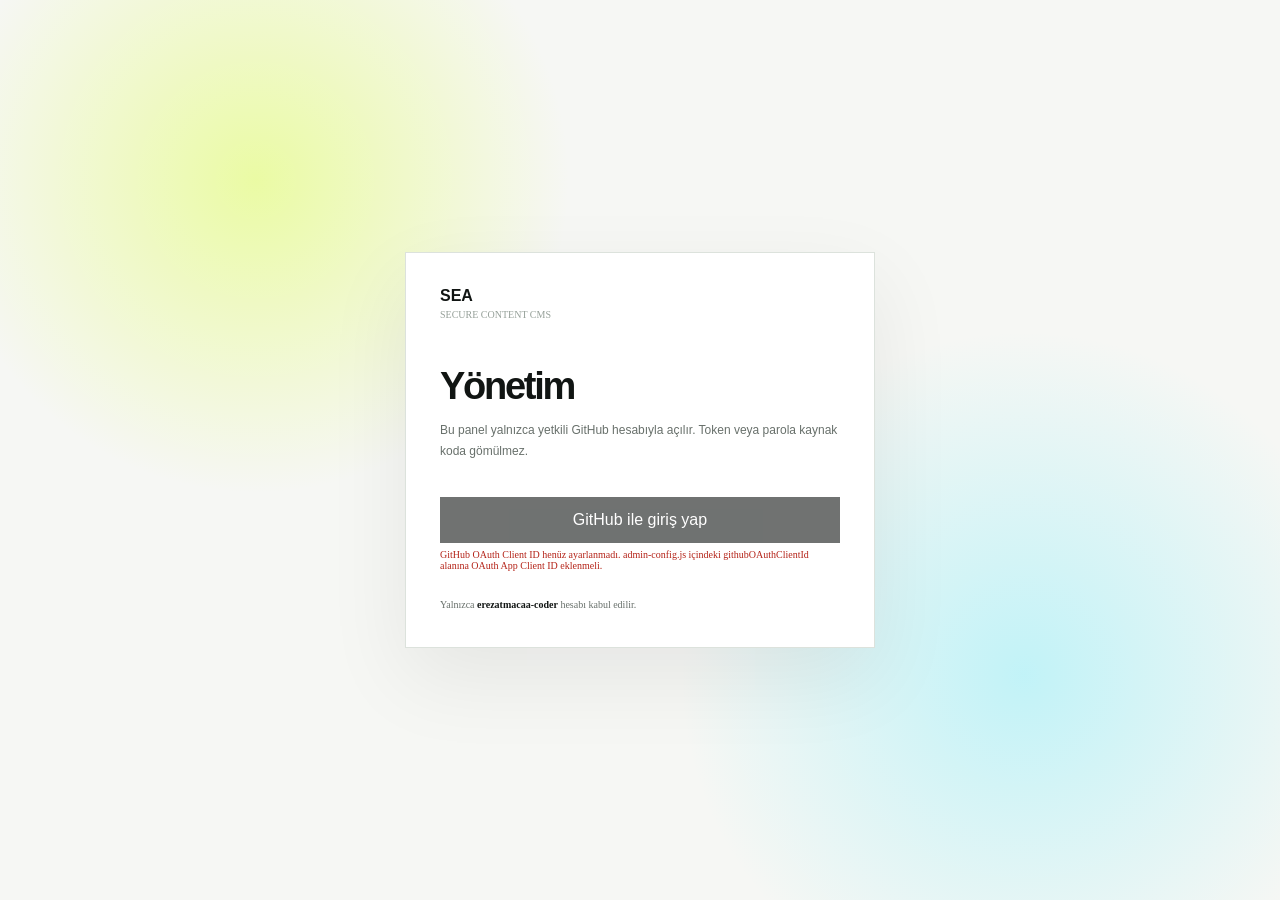
<file: panel-a7x9m2.html>
<!doctype html>
<html lang="tr">
<head>
<meta charset="utf-8">
<meta name="viewport" content="width=device-width,initial-scale=1">
<meta name="robots" content="noindex,nofollow,noarchive">
<meta name="referrer" content="no-referrer">
<meta http-equiv="Cache-Control" content="no-store">
<meta http-equiv="Content-Security-Policy" content="default-src 'self'; base-uri 'self'; object-src 'none'; frame-ancestors 'none'; form-action 'self'; script-src 'self'; style-src 'self' 'unsafe-inline' https://fonts.googleapis.com; font-src 'self' https://fonts.gstatic.com; img-src 'self' data:; connect-src 'self' https://github.com https://api.github.com; upgrade-insecure-requests;">
<title>SEA / Yönetim</title>
<link rel="stylesheet" href="panel-a7x9m2.css">
</head>
<body>
<div id="loginScreen" class="auth">
  <div class="auth-card">
    <div class="aside-brand">SEA<span>SECURE CONTENT CMS</span></div>
    <h1>Yönetim</h1>
    <p id="loginIntro">Bu panel yalnızca yetkili GitHub hesabıyla açılır. Token veya parola kaynak koda gömülmez.</p>
    <button id="loginBtn" type="button">GitHub ile giriş yap</button>
    <div id="deviceBox" class="device-box" hidden>
      <p>GitHub'da açılan sayfada aşağıdaki kodu onayla:</p>
      <strong id="userCode">—</strong>
      <a id="verifyLink" href="https://github.com/login/device" target="_blank" rel="noopener noreferrer">GitHub doğrulamasını aç ↗</a>
      <small id="pollStatus">Yetkilendirme bekleniyor…</small>
    </div>
    <div id="loginError" class="status error" hidden></div>
    <small class="hint">Yalnızca <b>erezatmacaa-coder</b> hesabı kabul edilir.</small>
  </div>
</div>

<main id="admin" hidden>
  <aside>
    <div class="aside-brand">SEA<span>LIVE CONTENT CMS</span></div>
    <div class="connection"><i></i><span id="repoLabel">GitHub bağlanıyor</span><div id="userLabel"></div><button id="logout" type="button">Oturumu kapat</button></div>
    <button class="tab active" data-tab="profile">Profil & iletişim</button>
    <button class="tab" data-tab="about">Hakkımda</button>
    <button class="tab" data-tab="projects">Projeler</button>
    <button class="tab" data-tab="skills">Yetenekler</button>
    <button class="tab" data-tab="timeline">Deneyim & eğitim</button>
    <div class="aside-bottom"><a href="index.html" target="_blank" rel="noopener noreferrer">Siteyi görüntüle</a></div>
  </aside>
  <section class="workspace">
    <header>
      <div><p>YÖNETİM PANELİ / GITHUB CMS</p><h1 id="pageTitle">Profil & iletişim</h1></div>
      <button id="save" type="button">GitHub'a kaydet</button>
    </header>
    <div id="status" class="status"></div>
    <div id="editor"></div>
  </section>
</main>

<script src="admin-config.js"></script>
<script src="panel-a7x9m2.js"></script>
</body>
</html>
</file>
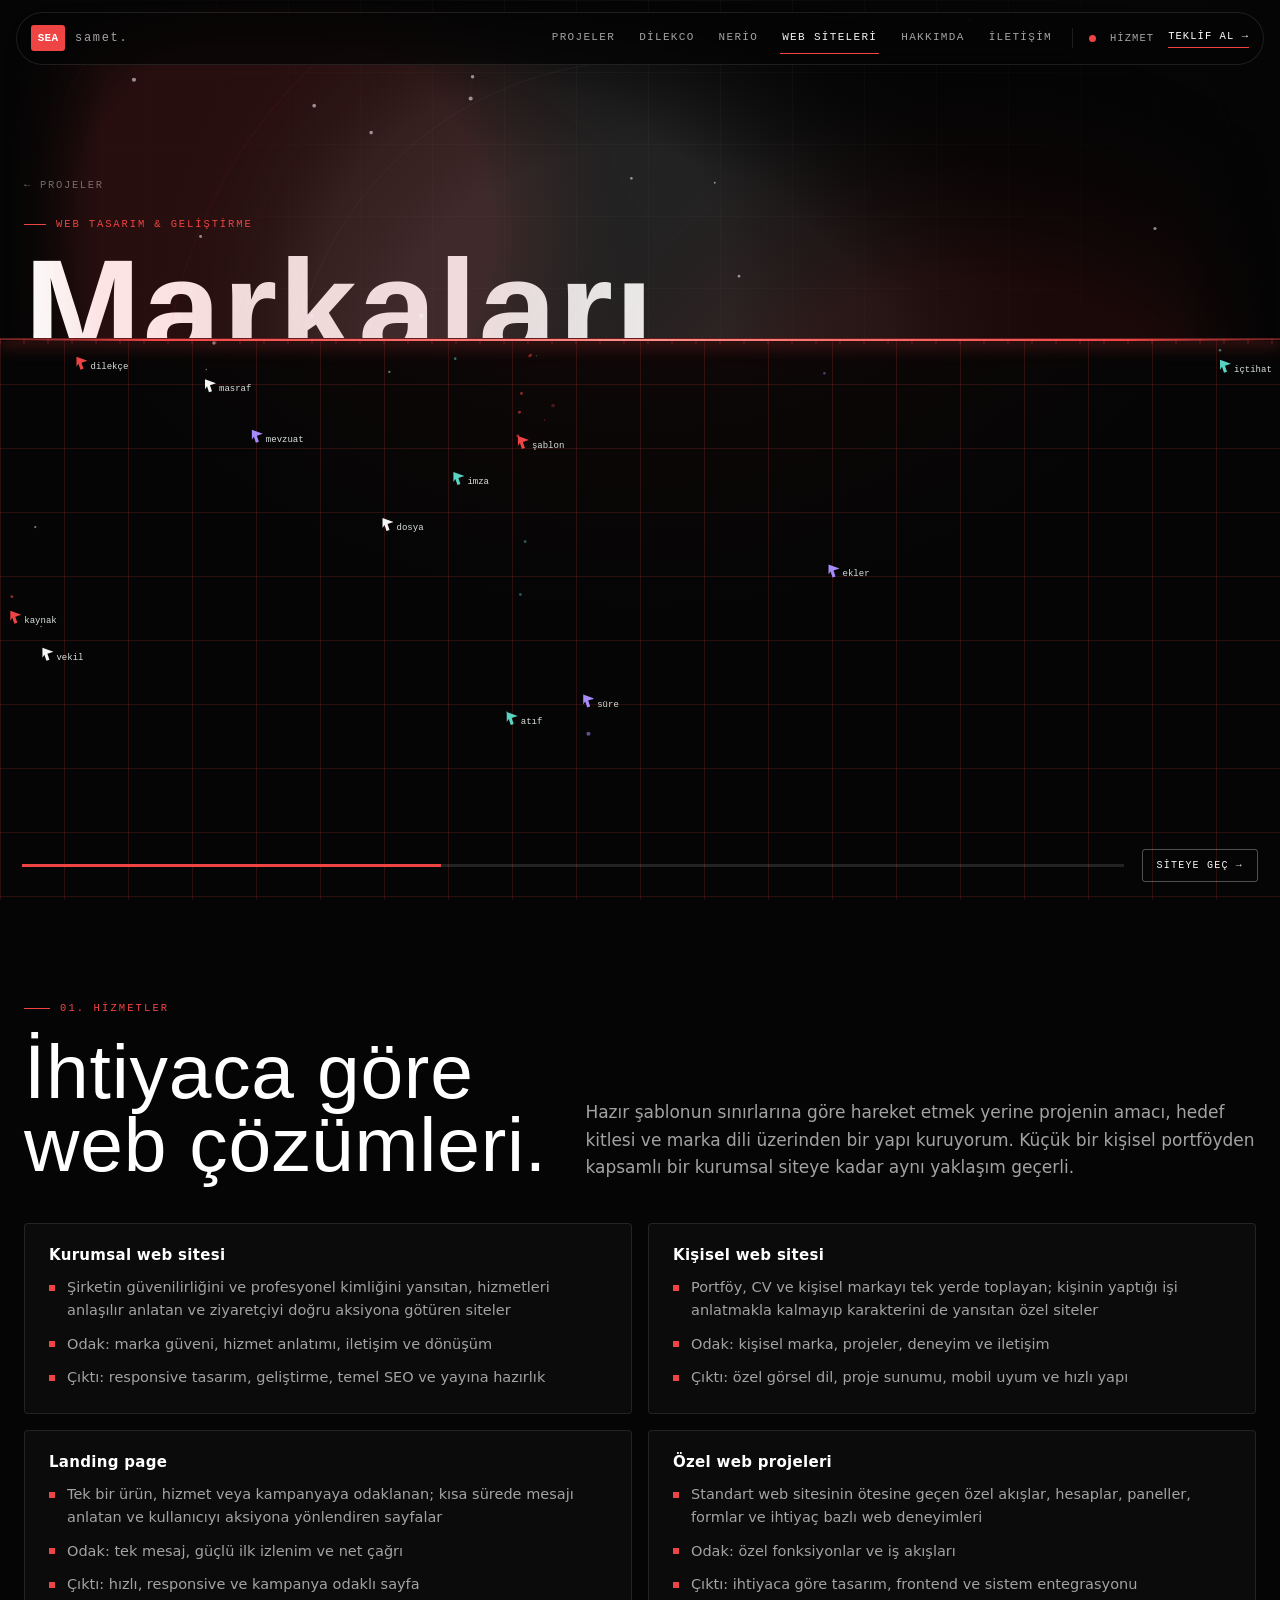
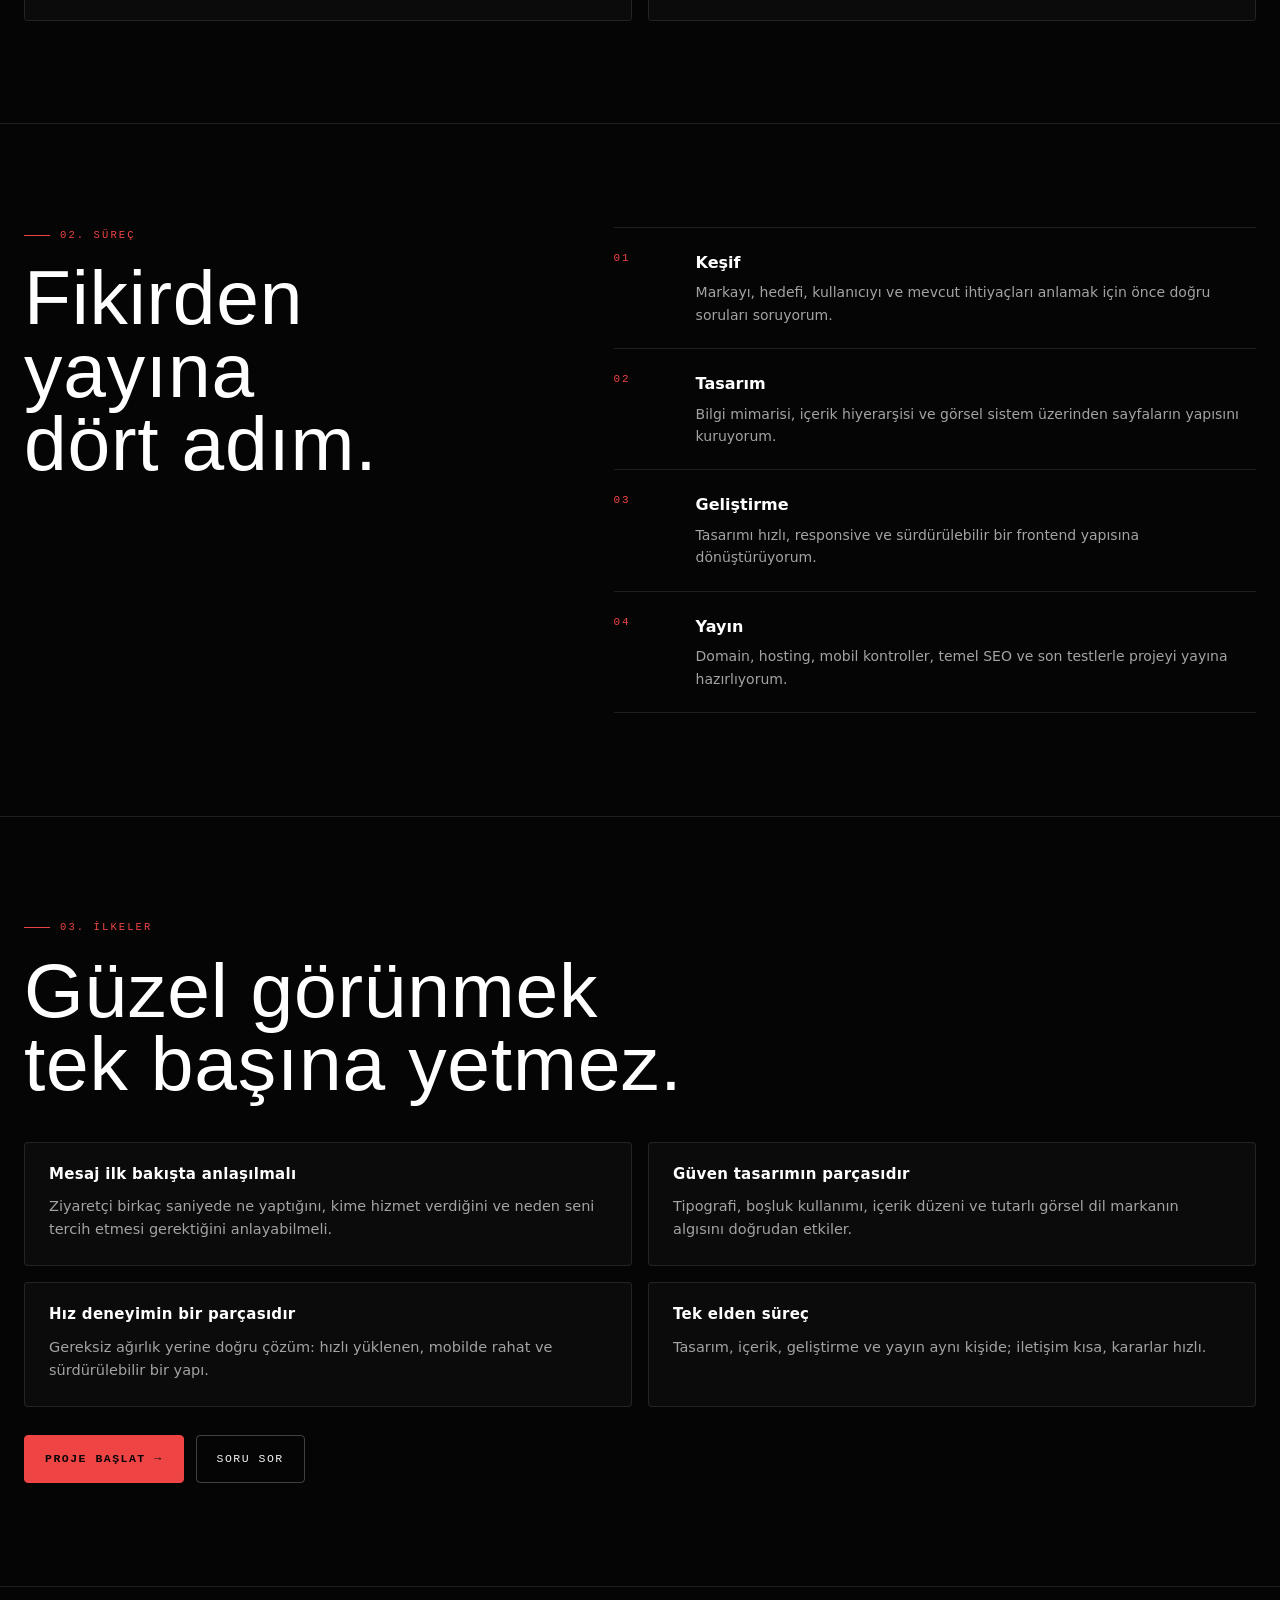
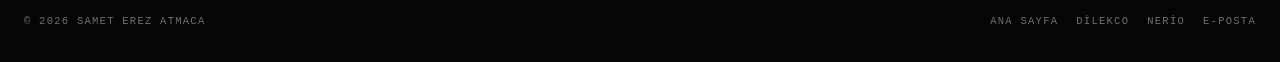
<file: web-siteleri.html>
<!doctype html>
<html lang="tr" class="no-js">
<head>
<meta charset="utf-8">
<meta name="viewport" content="width=device-width,initial-scale=1">
<meta http-equiv="Content-Security-Policy" content="default-src 'self'; base-uri 'self'; object-src 'none'; form-action 'self'; script-src 'self'; style-src 'self' 'unsafe-inline' https://fonts.googleapis.com; font-src 'self' https://fonts.gstatic.com; img-src 'self' data: https:; connect-src 'self'; upgrade-insecure-requests;">
<title>Web siteleri — Markayı dijitalde büyütmek | Samet Erez Atmaca</title>
<meta name="description" content="Kurumsal, kişisel ve özel web siteleri; landing sayfaları ve özel web projeleri. Tasarım, geliştirme ve yayın tek elden.">
<meta name="theme-color" content="#050505">
<meta property="og:title" content="Web siteleri — Markayı dijitalde büyütmek">
<meta property="og:description" content="Kurumsal, kişisel ve özel web siteleri; hazır şablon yerine markaya göre tasarım.">
<meta property="og:type" content="website">
<meta property="og:url" content="https://sameterezatmaca.com/web-siteleri.html">
<link rel="canonical" href="https://sameterezatmaca.com/web-siteleri.html">
<link rel="icon" href="data:image/svg+xml,%3Csvg xmlns='http://www.w3.org/2000/svg' viewBox='0 0 24 24'%3E%3Crect width='24' height='24' fill='%23ef4444'/%3E%3C/svg%3E">
<link rel="preconnect" href="https://fonts.googleapis.com">
<link rel="preconnect" href="https://fonts.gstatic.com" crossorigin>
<link rel="stylesheet" href="https://fonts.googleapis.com/css2?family=Bebas+Neue&amp;family=Caveat:wght@600&amp;family=JetBrains+Mono:wght@400;500;700&amp;family=Plus+Jakarta+Sans:wght@400;500;600;700;800&amp;display=swap">
<link rel="stylesheet" href="site.css?v=20261107e">
<script src="site-ui.js?v=20261107e"></script>
<script src="aurora.js?v=20261107e" defer></script>
<script src="intro.js?v=20261107e" defer></script>
<script src="swarm.js?v=20261107e" defer></script>
</head>
<body>
<a class="skip" href="#icerik">İçeriğe geç</a>
<div class="bg-grid" aria-hidden="true"></div>
<header class="site-header">
  <div class="nav-shell">
    <a class="brand" href="index.html" aria-label="Samet Erez Atmaca — ana sayfa"><span class="brand-sq">SEA</span><span class="brand-name">samet.</span></a>
    <button class="nav-toggle" type="button" aria-expanded="false" aria-controls="site-nav" aria-label="Menüyü aç"><svg viewBox="0 0 20 20" width="18" height="18" aria-hidden="true"><path d="M3 6h14M3 10h14M3 14h14" stroke="currentColor" stroke-width="1.6"/></svg></button>
    <nav class="nav-links" id="site-nav" aria-label="Ana menü">
      <a href="index.html#projeler">Projeler</a>
      <a href="dilekco.html">Dilekco</a>
      <a href="nerio.html">Nerio</a>
      <a href="web-siteleri.html" aria-current="page">Web siteleri</a>
      <a href="index.html#hakkimda">Hakkımda</a>
      <a href="index.html#iletisim">İletişim</a>
    </nav>
    <div class="nav-status"><span class="live-dot" aria-hidden="true"></span><span class="status-text">HİZMET</span><a class="nav-cta" href="mailto:info@sameterezatmaca.com">TEKLİF AL →</a></div>
  </div>
</header>
<main id="icerik">

<section class="page-hero" id="hero">
  <div class="wrap">
    <a class="crumb" href="index.html#projeler">← Projeler</a>
    <p class="field-tag">WEB TASARIM &amp; GELİŞTİRME</p>
    <h1>Markaları<br>dijitalde <span class="accent">büyütüyorum.</span></h1>
    <p class="lede">Web sitesi benim için yalnızca bir sayfa tasarlamak değil. Markanın güvenini, karakterini ve sunduğu değeri ziyaretçiye birkaç saniye içinde anlatabilen bir dijital deneyim kurmak. Bu nedenle tasarım, içerik, performans ve geliştirme sürecini birlikte ele alıyorum.</p>
    <div class="actions">
      <a class="btn btn-red" href="mailto:info@sameterezatmaca.com?subject=Web%20projesi">Proje başlat →</a>
      <a class="btn" href="#hizmetler">Hizmetler</a>
    </div>
  </div>
</section>

<section class="section" id="hizmetler" aria-labelledby="hizmet-baslik">
  <div class="wrap">
    <div class="section-head"><div><p class="eyebrow">01. HİZMETLER</p><h2 id="hizmet-baslik">İhtiyaca göre<br>web çözümleri.</h2></div><p class="section-lead">Hazır şablonun sınırlarına göre hareket etmek yerine projenin amacı, hedef kitlesi ve marka dili üzerinden bir yapı kuruyorum. Küçük bir kişisel portföyden kapsamlı bir kurumsal siteye kadar aynı yaklaşım geçerli.</p></div>
    <div class="page-grid">
      <div class="panel"><h2>Kurumsal web sitesi</h2><ul><li>Şirketin güvenilirliğini ve profesyonel kimliğini yansıtan, hizmetleri anlaşılır anlatan ve ziyaretçiyi doğru aksiyona götüren siteler</li><li>Odak: marka güveni, hizmet anlatımı, iletişim ve dönüşüm</li><li>Çıktı: responsive tasarım, geliştirme, temel SEO ve yayına hazırlık</li></ul></div>
      <div class="panel"><h2>Kişisel web sitesi</h2><ul><li>Portföy, CV ve kişisel markayı tek yerde toplayan; kişinin yaptığı işi anlatmakla kalmayıp karakterini de yansıtan özel siteler</li><li>Odak: kişisel marka, projeler, deneyim ve iletişim</li><li>Çıktı: özel görsel dil, proje sunumu, mobil uyum ve hızlı yapı</li></ul></div>
      <div class="panel"><h2>Landing page</h2><ul><li>Tek bir ürün, hizmet veya kampanyaya odaklanan; kısa sürede mesajı anlatan ve kullanıcıyı aksiyona yönlendiren sayfalar</li><li>Odak: tek mesaj, güçlü ilk izlenim ve net çağrı</li><li>Çıktı: hızlı, responsive ve kampanya odaklı sayfa</li></ul></div>
      <div class="panel"><h2>Özel web projeleri</h2><ul><li>Standart web sitesinin ötesine geçen özel akışlar, hesaplar, paneller, formlar ve ihtiyaç bazlı web deneyimleri</li><li>Odak: özel fonksiyonlar ve iş akışları</li><li>Çıktı: ihtiyaca göre tasarım, frontend ve sistem entegrasyonu</li></ul></div>
    </div>
  </div>
</section>

<section class="section" aria-labelledby="surec">
  <div class="wrap split">
    <div><p class="eyebrow">02. SÜREÇ</p><h2 id="surec">Fikirden yayına<br>dört adım.</h2></div>
    <div class="principles" style="border-top:1px solid var(--line)">
      <div class="principle"><span class="num">01</span><div><h3>Keşif</h3><p>Markayı, hedefi, kullanıcıyı ve mevcut ihtiyaçları anlamak için önce doğru soruları soruyorum.</p></div></div>
      <div class="principle"><span class="num">02</span><div><h3>Tasarım</h3><p>Bilgi mimarisi, içerik hiyerarşisi ve görsel sistem üzerinden sayfaların yapısını kuruyorum.</p></div></div>
      <div class="principle"><span class="num">03</span><div><h3>Geliştirme</h3><p>Tasarımı hızlı, responsive ve sürdürülebilir bir frontend yapısına dönüştürüyorum.</p></div></div>
      <div class="principle"><span class="num">04</span><div><h3>Yayın</h3><p>Domain, hosting, mobil kontroller, temel SEO ve son testlerle projeyi yayına hazırlıyorum.</p></div></div>
    </div>
  </div>
</section>

<section class="section" aria-labelledby="ilkeler">
  <div class="wrap">
    <div class="section-head"><div><p class="eyebrow">03. İLKELER</p><h2 id="ilkeler">Güzel görünmek<br>tek başına yetmez.</h2></div></div>
    <div class="page-grid">
      <div class="panel"><h2>Mesaj ilk bakışta anlaşılmalı</h2><p style="color:var(--muted);font-size:14.5px">Ziyaretçi birkaç saniyede ne yaptığını, kime hizmet verdiğini ve neden seni tercih etmesi gerektiğini anlayabilmeli.</p></div>
      <div class="panel"><h2>Güven tasarımın parçasıdır</h2><p style="color:var(--muted);font-size:14.5px">Tipografi, boşluk kullanımı, içerik düzeni ve tutarlı görsel dil markanın algısını doğrudan etkiler.</p></div>
      <div class="panel"><h2>Hız deneyimin bir parçasıdır</h2><p style="color:var(--muted);font-size:14.5px">Gereksiz ağırlık yerine doğru çözüm: hızlı yüklenen, mobilde rahat ve sürdürülebilir bir yapı.</p></div>
      <div class="panel"><h2>Tek elden süreç</h2><p style="color:var(--muted);font-size:14.5px">Tasarım, içerik, geliştirme ve yayın aynı kişide; iletişim kısa, kararlar hızlı.</p></div>
    </div>
    <div class="actions" style="display:flex;gap:12px;margin-top:28px"><a class="btn btn-red" href="mailto:info@sameterezatmaca.com?subject=Web%20projesi">Proje başlat →</a><a class="btn" href="index.html#iletisim">Soru sor</a></div>
  </div>
</section>

</main>
<footer class="footer">
  <div class="wrap footer-inner">
    <span>© 2026 Samet Erez Atmaca</span>
    <div class="footer-links"><a href="index.html">Ana sayfa</a><a href="dilekco.html">Dilekco</a><a href="nerio.html">Nerio</a><a href="mailto:info@sameterezatmaca.com">E-posta</a></div>
  </div>
</footer>
</body>
</html>
</file>
<file: site.css>
/* Samet Erez Atmaca — noir & crimson tasarım dili (saai.pro estetiğinden esinlenilmiş özgün uygulama) */
:root{
  --bg:#050505;--surface:#0a0a0a;--card:rgba(14,14,14,.78);--card-hover:rgba(22,22,22,.9);
  --red:#ef4444;--red-hover:#dc2626;--red-dim:rgba(239,68,68,.12);--red-border:rgba(239,68,68,.38);--red-glow:rgba(239,68,68,.22);
  --line:rgba(255,255,255,.10);--line-strong:rgba(255,255,255,.24);--glass:rgba(255,255,255,.03);
  --ink:#f5f5f5;--muted:#a3a3a3;--dim:#6f6f6f;--bright:#fff;
  --sans:"Plus Jakarta Sans",ui-sans-serif,system-ui,-apple-system,"Segoe UI",sans-serif;
  --mono:"JetBrains Mono",ui-monospace,SFMono-Regular,Menlo,monospace;
  --display:"Bebas Neue",Impact,sans-serif;
  --hand:"Caveat",cursive;
  --ease:cubic-bezier(.16,1,.3,1);
  --max:1360px;
  /* aurora katmanının okuduğu değişkenler */
  --cobalt:#ef4444;--teal:#8b8b8b;--tulip:#ff3333;
}
*{box-sizing:border-box}
html{background:var(--bg);color-scheme:dark;scroll-behavior:smooth}
body{margin:0;background:var(--bg);color:var(--ink);font-family:var(--sans);font-size:16px;line-height:1.6;-webkit-font-smoothing:antialiased;overflow-x:hidden}
img{max-width:100%;height:auto;display:block}
a{color:inherit;text-decoration:none}
h1,h2,h3,p,ul,figure,dl{margin:0}
ul{padding:0;list-style:none}
::selection{background:var(--red);color:#fff}
.skip{position:absolute;left:-9999px;top:0;background:var(--red);color:#fff;padding:10px 16px;z-index:200}
.skip:focus{left:16px;top:16px}
:focus-visible{outline:2px solid var(--red);outline-offset:3px}

/* Arka plan ızgarası */
.bg-grid{position:fixed;inset:0;z-index:0;pointer-events:none;
  background-image:linear-gradient(rgba(255,255,255,.035) 1px,transparent 1px),linear-gradient(90deg,rgba(255,255,255,.035) 1px,transparent 1px);
  background-size:72px 72px;
  mask-image:radial-gradient(ellipse at 50% 0%,#000 0%,transparent 75%);
  -webkit-mask-image:radial-gradient(ellipse at 50% 0%,#000 0%,transparent 75%)}
body>header,body>main,body>footer{position:relative;z-index:2}

.wrap{width:min(var(--max),100% - 48px);margin-inline:auto}

/* Üst bar */
.site-header{position:fixed;inset:12px 0 auto;z-index:60;display:flex;justify-content:center;pointer-events:none}
.nav-shell{pointer-events:auto;display:flex;align-items:center;gap:18px;padding:10px 14px;border:1px solid var(--line);border-radius:999px;background:rgba(5,5,5,.72);backdrop-filter:blur(14px);width:min(var(--max),100% - 32px)}
.brand{display:flex;align-items:center;gap:10px;font-family:var(--mono);font-size:12px;letter-spacing:.14em;color:var(--ink);flex-shrink:0}
.brand-sq{display:grid;place-items:center;width:34px;height:26px;background:var(--red);color:#fff;font-weight:700;font-size:11px;letter-spacing:.02em;border-radius:3px}
.brand-name{color:var(--muted)}
.nav-links{display:flex;align-items:center;gap:20px;margin-left:auto;font-family:var(--mono);font-size:11px;letter-spacing:.12em;text-transform:uppercase;color:var(--muted)}
.nav-links a{padding:6px 2px;border-bottom:1px solid transparent;transition:color .18s,border-color .18s}
.nav-links a:hover,.nav-links a[aria-current="page"]{color:var(--ink);border-color:var(--red)}
.nav-status{display:flex;align-items:center;gap:14px;font-family:var(--mono);font-size:10.5px;letter-spacing:.1em;color:var(--muted);border-left:1px solid var(--line);padding-left:16px}
.live-dot{width:7px;height:7px;border-radius:50%;background:var(--red);box-shadow:0 0 0 0 var(--red-glow);animation:pulse 2.4s infinite}
@keyframes pulse{0%{box-shadow:0 0 0 0 var(--red-glow)}70%{box-shadow:0 0 0 8px transparent}100%{box-shadow:0 0 0 0 transparent}}
.nav-cta{color:var(--bright);border-bottom:1px solid var(--red);padding-bottom:2px}
.nav-toggle{display:none;background:none;border:1px solid var(--line);border-radius:8px;color:var(--ink);width:38px;height:34px;cursor:pointer}

/* Hero */
.hero{position:relative;min-height:min(100svh,900px);display:grid;align-content:end;gap:0;padding:150px 0 0;overflow:hidden;isolation:isolate}
.hero-word{position:absolute;left:50%;top:56px;transform:translateX(-50%);font-family:var(--display);font-size:clamp(96px,19vw,290px);line-height:.78;letter-spacing:.01em;white-space:nowrap;color:transparent;-webkit-text-stroke:1.5px rgba(239,68,68,.55);text-stroke:1.5px rgba(239,68,68,.55);z-index:1;pointer-events:none;user-select:none}
.hero-inner{position:relative;z-index:2;display:grid;grid-template-columns:minmax(0,1.05fr) minmax(0,.72fr);gap:clamp(32px,5vw,72px);align-items:end;padding-bottom:44px}
.script{font-family:var(--hand);font-size:clamp(26px,3vw,38px);color:var(--ink);line-height:1;margin-bottom:6px}
.hero-name{font-family:var(--display);font-size:clamp(78px,12vw,168px);line-height:.82;letter-spacing:.01em;background:var(--red);color:#050505;display:inline-block;padding:0 .12em .04em;margin-bottom:18px}
.hero-role{display:flex;align-items:center;gap:10px;font-family:var(--mono);font-size:12px;letter-spacing:.16em;text-transform:uppercase;color:var(--muted);border:1px solid var(--line);padding:10px 14px;width:fit-content;margin-bottom:26px}
.hero-role .dot{width:7px;height:7px;background:var(--red);border-radius:50%}
.hero-lead{font-size:clamp(17px,1.5vw,20px);color:#d4d4d4;max-width:56ch;margin-bottom:26px}
.hero-lead b{color:var(--bright);font-weight:600}
.hero-actions{display:flex;flex-wrap:wrap;gap:12px}
.btn{display:inline-flex;align-items:center;gap:10px;font-family:var(--mono);font-size:11.5px;letter-spacing:.13em;text-transform:uppercase;padding:14px 20px;border:1px solid var(--line-strong);border-radius:4px;color:var(--ink);background:transparent;transition:transform .18s var(--ease),background .18s,border-color .18s}
.btn:hover{transform:translateY(-2px);border-color:var(--red)}
.btn-red{background:var(--red);border-color:var(--red);color:#0a0505;font-weight:700}
.btn-red:hover{background:var(--red-hover);border-color:var(--red-hover)}
.hero-photo{position:relative;justify-self:end;width:min(100%,420px)}
.hero-photo img{width:100%;height:auto;aspect-ratio:4/5;object-fit:cover;border-radius:2px;filter:grayscale(18%) contrast(108%)}
.hero-photo::after{content:"";position:absolute;inset:10px -10px -10px 10px;border:1px solid var(--red-border);z-index:-1}
.hero-photo figcaption{font-family:var(--mono);font-size:10px;letter-spacing:.16em;color:var(--dim);margin-top:12px;text-transform:uppercase}

/* İstatistik şeridi */
.hero-stats{position:relative;z-index:2;display:grid;grid-template-columns:repeat(4,minmax(0,1fr));border-top:1px solid var(--line)}
.hero-stats .stat{padding:20px 4px 26px;border-right:1px solid var(--line)}
.hero-stats .stat:last-child{border-right:0}
.stat b{display:block;font-family:var(--display);font-size:clamp(30px,3.4vw,46px);line-height:1;color:var(--ink);letter-spacing:.02em}
.stat span{display:block;font-family:var(--mono);font-size:10px;letter-spacing:.16em;color:var(--dim);text-transform:uppercase;margin-top:6px}

/* Bölümler */
.section{padding:clamp(64px,8vw,120px) 0;border-top:1px solid var(--line)}
.eyebrow{font-family:var(--mono);font-size:10.5px;letter-spacing:.2em;text-transform:uppercase;color:var(--red);margin-bottom:18px;display:flex;align-items:center;gap:10px}
.eyebrow::before{content:"";width:26px;height:1px;background:var(--red)}
.section h2{font-family:var(--display);font-size:clamp(44px,6vw,84px);line-height:.95;letter-spacing:.01em;font-weight:400;color:var(--bright)}
.section-lead{color:var(--muted);max-width:62ch;margin-top:16px;font-size:17px}
.section-head{display:flex;flex-wrap:wrap;justify-content:space-between;align-items:end;gap:24px;margin-bottom:42px}

/* Proje kartları */
.projects{display:grid;grid-template-columns:repeat(3,minmax(0,1fr));gap:16px}
.project{position:relative;display:flex;flex-direction:column;gap:14px;padding:26px 24px 22px;border:1px solid var(--line);border-radius:4px;background:var(--card);transition:transform .22s var(--ease),background .22s,border-color .22s}
.project:hover{transform:translateY(-4px);background:var(--card-hover);border-color:var(--red-border)}
.project .idx{font-family:var(--mono);font-size:10px;letter-spacing:.18em;color:var(--dim)}
.project .tag{position:absolute;right:18px;top:18px;font-family:var(--mono);font-size:9.5px;letter-spacing:.12em;color:var(--red);border:1px solid var(--red-border);padding:3px 8px;border-radius:2px;text-transform:uppercase}
.project h3{font-family:var(--display);font-size:clamp(30px,3vw,40px);line-height:1;font-weight:400;color:var(--bright);letter-spacing:.01em}
.project p{color:var(--muted);font-size:14.5px;line-height:1.65}
.project .stack{display:flex;flex-wrap:wrap;gap:6px;margin-top:auto}
.project .stack span{font-family:var(--mono);font-size:9.5px;letter-spacing:.1em;color:var(--dim);border:1px solid var(--line);padding:3px 7px;text-transform:uppercase}
.project .go{font-family:var(--mono);font-size:11px;letter-spacing:.12em;color:var(--ink);border-bottom:1px solid var(--red);width:fit-content;padding-bottom:3px;margin-top:6px}
.project .go:hover{color:var(--red)}

/* Hakkımda / ilkeler */
.split{display:grid;grid-template-columns:minmax(0,.9fr) minmax(0,1.1fr);gap:clamp(32px,5vw,80px);align-items:start}
.about-text p{color:#cfcfcf;margin-bottom:18px;font-size:16.5px}
.about-text p b{color:var(--bright)}
.principles{display:grid;gap:0;border-top:1px solid var(--line)}
.principle{display:grid;grid-template-columns:64px minmax(0,1fr);gap:18px;padding:22px 0;border-bottom:1px solid var(--line)}
.principle .num{font-family:var(--mono);font-size:11px;letter-spacing:.16em;color:var(--red)}
.principle h3{font-family:var(--sans);font-size:16px;font-weight:600;color:var(--bright);margin-bottom:6px}
.principle p{color:var(--muted);font-size:14px}

/* İletişim */
.contact{text-align:left}
.contact h2{font-size:clamp(52px,9vw,132px);line-height:.86;color:var(--bright)}
.contact h2 span{color:var(--red)}
.contact-actions{display:flex;flex-wrap:wrap;gap:14px;align-items:center;margin-top:34px}
.mail-box{font-family:var(--mono);font-size:clamp(13px,1.6vw,18px);letter-spacing:.06em;color:var(--ink);border:1px solid var(--line);padding:16px 22px;border-radius:4px;display:inline-flex;gap:12px;align-items:center;transition:border-color .18s}
.mail-box:hover{border-color:var(--red);color:var(--red)}
.contact-meta{display:flex;flex-wrap:wrap;gap:22px;margin-top:34px;font-family:var(--mono);font-size:11px;letter-spacing:.1em;color:var(--dim);text-transform:uppercase}
.contact-meta a:hover{color:var(--red)}

/* Alt bilgi */
.footer{border-top:1px solid var(--line);padding:26px 0 34px}
.footer-inner{display:flex;flex-wrap:wrap;gap:18px;justify-content:space-between;align-items:center;font-family:var(--mono);font-size:10.5px;letter-spacing:.12em;color:var(--dim);text-transform:uppercase}
.footer-inner a:hover{color:var(--red)}
.footer-links{display:flex;gap:18px;flex-wrap:wrap}

/* İç sayfalar (dilekco / nerio / web siteleri) */
.page-hero{position:relative;padding:170px 0 64px;border-bottom:1px solid var(--line);overflow:hidden}
.page-hero .crumb{font-family:var(--mono);font-size:10.5px;letter-spacing:.16em;color:var(--dim);text-transform:uppercase;display:inline-block;margin-bottom:22px}
.page-hero .crumb:hover{color:var(--red)}
.page-hero h1{font-family:var(--display);font-size:clamp(64px,11vw,170px);line-height:.86;color:var(--bright);letter-spacing:.01em;margin-bottom:22px}
.page-hero h1 .accent{color:var(--red)}
.field-tag{font-family:var(--mono);font-size:10.5px;letter-spacing:.18em;color:var(--red);text-transform:uppercase;margin-bottom:16px;display:flex;align-items:center;gap:10px}
.field-tag::before{content:"";width:22px;height:1px;background:var(--red)}
.page-hero .lede{color:#cfcfcf;max-width:64ch;font-size:clamp(16px,1.5vw,19px)}
.page-hero .actions{display:flex;flex-wrap:wrap;gap:12px;margin-top:28px}
.page-grid{display:grid;grid-template-columns:repeat(2,minmax(0,1fr));gap:16px;margin-top:42px}
.panel{border:1px solid var(--line);border-radius:4px;padding:24px;background:var(--card)}
.panel h2{font-family:var(--sans);font-size:15px;font-weight:600;color:var(--bright);margin-bottom:14px;letter-spacing:.02em}
.panel ul{display:grid;gap:10px}
.panel li{color:var(--muted);font-size:14.5px;padding-left:18px;position:relative}
.panel li::before{content:"";position:absolute;left:0;top:.62em;width:6px;height:6px;background:var(--red)}
.mock{border:1px solid var(--line-strong);border-radius:4px;padding:22px;background:radial-gradient(circle at 70% 20%,rgba(239,68,68,.10),transparent 55%),#0b0b0b;display:grid;gap:14px}
.mock .line{height:8px;background:rgba(255,255,255,.08);border-radius:2px}
.mock .line.short{width:62%}
.mock .quote{border-left:2px solid var(--red);padding:10px 12px;font-family:var(--mono);font-size:11px;color:var(--muted);letter-spacing:.04em}
.mock .shot{aspect-ratio:16/10;border:1px solid var(--line);border-radius:3px;display:grid;place-items:center;color:var(--dim);font-family:var(--mono);font-size:10px;letter-spacing:.18em;text-transform:uppercase}
.note{font-family:var(--mono);font-size:10.5px;letter-spacing:.08em;color:var(--dim);margin-top:14px}
.price-grid{display:grid;grid-template-columns:repeat(3,minmax(0,1fr));gap:14px;margin-top:18px}
.price{border:1px solid var(--line);border-radius:4px;padding:20px;background:var(--card)}
.price b{display:block;font-family:var(--display);font-size:34px;color:var(--bright);letter-spacing:.01em}
.price span{font-family:var(--mono);font-size:10px;letter-spacing:.14em;color:var(--red)}
.price p{color:var(--muted);font-size:13.5px;margin-top:10px}
.price.featured{border-color:var(--red-border);background:var(--card-hover)}

/* Duyarlı */
@media(max-width:1000px){
  .hero-inner{grid-template-columns:1fr;align-items:start}
  .hero-photo{justify-self:start;width:min(100%,340px);order:-1}
  .hero-word{top:96px;font-size:clamp(70px,17vw,150px)}
  .projects{grid-template-columns:1fr}
  .split{grid-template-columns:1fr}
  .page-grid{grid-template-columns:1fr}
  .price-grid{grid-template-columns:1fr}
  .hero-stats{grid-template-columns:repeat(2,minmax(0,1fr))}
  .hero-stats .stat:nth-child(2){border-right:0}
}
@media(max-width:760px){
  .wrap{width:min(100% - 28px,var(--max))}
  .site-header{inset:8px 0 auto}
  .nav-shell{width:calc(100% - 20px);padding:8px 10px;border-radius:16px;flex-wrap:wrap;gap:10px}
  .nav-links{display:none;width:100%;flex-direction:column;align-items:flex-start;gap:6px;padding:10px 4px 6px;border-top:1px solid var(--line)}
  .nav-links.open{display:flex}
  .nav-links a{font-size:12px;padding:8px 0;width:100%}
  .nav-status{border-left:0;padding-left:0;margin-left:auto}
  .nav-status .status-text{display:none}
  .nav-toggle{display:block}
  .hero{padding-top:126px;min-height:0}
  .hero-word{top:78px;font-size:clamp(58px,16vw,110px)}
  .hero-name{font-size:clamp(64px,17vw,104px)}
  .hero-photo{order:0;width:100%}
  .hero-photo img{aspect-ratio:16/11}
  .hero-stats{grid-template-columns:1fr 1fr}
  .hero-stats .stat{padding:16px 2px 20px}
  .section{padding:56px 0}
  .section-head{margin-bottom:28px}
  .contact h2{font-size:clamp(46px,13vw,70px)}
  .mail-box{width:100%;justify-content:space-between}
  .hero-actions .btn,.page-hero .actions .btn{width:100%;justify-content:center}
  .page-hero{padding-top:132px}
}
@media(prefers-reduced-motion:reduce){
  html{scroll-behavior:auto}
  *{animation-duration:.001ms!important;animation-iteration-count:1!important;transition-duration:.001ms!important}
}

/* Arka plan animasyon katmanı (aurora.js) */
.has-aurora>#aurora-canvas{position:absolute;inset:0;width:100%;height:100%;z-index:0;pointer-events:none;
  -webkit-mask-image:linear-gradient(to right,transparent 0,#000 8%,#000 92%,transparent 100%),linear-gradient(to bottom,transparent 0,#000 6%,#000 94%,transparent 100%);
  -webkit-mask-composite:source-in;
  mask-image:linear-gradient(to right,transparent 0,#000 8%,#000 92%,transparent 100%),linear-gradient(to bottom,transparent 0,#000 6%,#000 94%,transparent 100%);
  mask-composite:intersect}
@media(max-width:760px){.price-grid .price{grid-column:auto!important}}
/* Giriş animasyonu ve sahne hareketleri (intro.js ile) */
.hero .script{opacity:0}
.hero .hero-name{opacity:0;transform:translateY(18px)}
.hero .hero-role,.hero .hero-lead,.hero .hero-actions{opacity:0;transform:translateY(16px)}
.hero .hero-photo{opacity:0;transform:translateY(24px) scale(.98)}
.hero .hero-stats .stat{opacity:0;transform:translateY(14px)}
.hero .hero-word{clip-path:inset(0 50% 0 50%)}

body.anim .hero .hero-word{animation:wordOpen 1.15s var(--ease) both .1s}
body.anim .hero .script{animation:fadeUp .7s var(--ease) both .75s}
body.anim .hero .hero-name{animation:popIn .85s cubic-bezier(.22,1.3,.36,1) both .9s}
body.anim .hero .hero-role{animation:fadeUp .6s var(--ease) both 1.15s}
body.anim .hero .hero-lead{animation:fadeUp .75s var(--ease) both 1.3s}
body.anim .hero .hero-actions{animation:fadeUp .7s var(--ease) both 1.5s}
body.anim .hero .hero-photo{animation:photoIn 1s var(--ease) both 1.1s}
body.anim .hero .hero-stats .stat{animation:fadeUp .6s var(--ease) both}
body.anim .hero .hero-stats .stat:nth-child(1){animation-delay:1.7s}
body.anim .hero .hero-stats .stat:nth-child(2){animation-delay:1.8s}
body.anim .hero .hero-stats .stat:nth-child(3){animation-delay:1.9s}
body.anim .hero .hero-stats .stat:nth-child(4){animation-delay:2s}

@keyframes wordOpen{from{clip-path:inset(0 50% 0 50%);opacity:0}to{clip-path:inset(0 0 0 0);opacity:1}}
@keyframes fadeUp{from{opacity:0;transform:translateY(16px)}to{opacity:1;transform:none}}
@keyframes popIn{0%{opacity:0;transform:scale(.82)}60%{opacity:1;transform:scale(1.03)}100%{opacity:1;transform:scale(1)}}
@keyframes photoIn{from{opacity:0;transform:translateY(24px) scale(.98)}to{opacity:1;transform:none}}

/* Tarayıcı ajanları: saai'deki "sayfa inşa ediliyor" hissine selam */
.agents{position:absolute;inset:0;z-index:3;pointer-events:none;overflow:hidden}
.agent{position:absolute;display:flex;align-items:center;gap:6px;font-family:var(--mono);font-size:9.5px;letter-spacing:.12em;color:#0a0505;opacity:0}
.agent svg{width:14px;height:14px;filter:drop-shadow(0 2px 6px rgba(0,0,0,.5))}
.agent span{background:currentColor;color:inherit;padding:2px 5px;border-radius:2px;font-weight:700;color:#0a0505}
.agent b{color:#0a0505;font-weight:700}
.agent.red{color:#ef4444}.agent.teal{color:#5ad3c2}.agent.violet{color:#a78bfa}.agent.white{color:#f5f5f5}
body.anim .agent{animation:agentFade .5s ease both,agentPath 16s ease-in-out infinite}
body.anim .agent.a1{left:18%;top:38%;animation-delay:1.2s,1.2s}
body.anim .agent.a2{left:72%;top:26%;animation-delay:1.5s,1.5s}
body.anim .agent.a3{left:44%;top:64%;animation-delay:1.8s,1.8s}
body.anim .agent.a4{left:84%;top:56%;animation-delay:2.1s,2.1s}
@keyframes agentFade{from{opacity:0}to{opacity:.95}}
@keyframes agentPath{0%{transform:translate(0,0)}25%{transform:translate(34px,-22px)}50%{transform:translate(-18px,26px)}75%{transform:translate(22px,14px)}100%{transform:translate(0,0)}}

/* Tarama çizgisi */
.scanline{position:absolute;left:0;right:0;top:0;height:1px;background:linear-gradient(90deg,transparent,rgba(239,68,68,.9),transparent);z-index:4;pointer-events:none;opacity:0}
body.anim .scanline{animation:scan 2.2s cubic-bezier(.4,0,.2,1) .2s 1 both}
@keyframes scan{0%{opacity:0;transform:translateY(0)}8%{opacity:1}92%{opacity:1}100%{opacity:0;transform:translateY(760px)}}

/* Bölümler kaydırınca açılır */
.reveal{opacity:0;transform:translateY(26px);transition:opacity .7s var(--ease),transform .7s var(--ease)}
.reveal.in{opacity:1;transform:none}
.reveal.d1{transition-delay:.08s}.reveal.d2{transition-delay:.16s}.reveal.d3{transition-delay:.24s}

@media(max-width:760px){.agents{display:none}body.anim .scanline{display:none}}
@media(prefers-reduced-motion:reduce){
  .hero .script,.hero .hero-name,.hero .hero-role,.hero .hero-lead,.hero .hero-actions,.hero .hero-photo,.hero .hero-stats .stat{opacity:1;transform:none}
  .hero .hero-word{clip-path:none}
  .agents,.scanline{display:none}
  .reveal{opacity:1;transform:none}
}

/* "Yeniden inşa" giriş sahnesi (swarm.js) */
html.swarm-on,html.swarm-on body{overflow:hidden!important}
.swarm{position:fixed;inset:0;z-index:9999;--hat:0px;--pct:0%;pointer-events:auto;background:transparent;transition:opacity .55s var(--ease)}
.swarm .swarm-canvas{position:absolute;inset:0;width:100%;height:100%;display:block}
.swarm::before{content:"";position:absolute;inset:0;background:radial-gradient(circle at 50% -10%,rgba(239,68,68,.10),transparent 60%),#050505;z-index:0}
.swarm .swarm-canvas{z-index:1}
/* İnşa bandı clip-path ile açılır (swarm.js) */
.swarm-off{opacity:0!important;pointer-events:none}
.swarm-hud{position:absolute;z-index:4;left:22px;right:22px;top:18px;display:flex;justify-content:space-between;align-items:center;gap:14px;font-family:var(--mono);font-size:10px;letter-spacing:.16em;text-transform:uppercase;color:#eaeaea}
.swarm-hud-left{display:flex;align-items:center;gap:10px;border:1px solid rgba(255,255,255,.16);padding:8px 12px;border-radius:3px;background:rgba(5,5,5,.7)}
.swarm-sub{color:#8a8a8a;letter-spacing:.1em;font-size:9px}
.swarm-dot{width:7px;height:7px;border-radius:50%;background:var(--red);box-shadow:0 0 0 0 rgba(239,68,68,.5);animation:pulse 1.6s infinite}
.swarm-hud-right{display:flex;align-items:center;gap:14px;border:1px solid rgba(255,255,255,.16);padding:8px 12px;border-radius:3px;background:rgba(5,5,5,.7)}
.swarm-pct{color:var(--red);font-weight:700}
.swarm-front{position:absolute;z-index:3;left:0;right:0;top:var(--hat);height:2px;background:linear-gradient(90deg,transparent,#ef4444 12%,#ff8f8a 50%,#ef4444 88%,transparent);box-shadow:0 0 18px 2px rgba(239,68,68,.55)}
.swarm-front span{position:absolute;right:16px;top:-22px;font-family:var(--mono);font-size:9px;letter-spacing:.14em;color:#ffb4b4;text-transform:uppercase}
.swarm-foot{position:absolute;z-index:4;left:22px;right:22px;bottom:18px;display:flex;align-items:center;gap:18px;font-family:var(--mono);font-size:10px;letter-spacing:.14em;text-transform:uppercase;color:#bdbdbd}
.swarm-bar{flex:1;height:3px;background:rgba(255,255,255,.12);position:relative;overflow:hidden}
.swarm-bar i{position:absolute;inset:0 auto 0 0;width:var(--pct);background:var(--red);transition:width .12s linear}
.swarm-skip{background:transparent;border:1px solid rgba(255,255,255,.3);color:#f5f5f5;font-family:var(--mono);font-size:10px;letter-spacing:.12em;text-transform:uppercase;padding:10px 14px;border-radius:3px;cursor:pointer;transition:background .18s,border-color .18s}
.swarm-skip:hover{background:var(--red);border-color:var(--red);color:#0a0505}
.swarm-mobile{--hat:100vh}
.swarm-hud-mobile{left:16px;right:auto;top:16px}
@media(prefers-reduced-motion:reduce){.swarm{display:none!important}}
</file>
<file: panel-a7x9m2.css>
:root{--ink:#111513;--muted:#68706b;--line:#dce2dc;--paper:#f6f7f4;--ok:#16794b;--err:#b42318;--accent:#315cff}*{box-sizing:border-box}body{margin:0;font-family:Manrope,Arial,sans-serif;background:var(--paper);color:var(--ink)}button,input,textarea{font:inherit}button{cursor:pointer}.auth{min-height:100vh;display:grid;place-items:center;padding:24px;background:radial-gradient(circle at 20% 20%,#dfff5580,transparent 25%),radial-gradient(circle at 80% 75%,#59eaff55,transparent 28%),var(--paper)}.auth-card{width:min(470px,100%);background:#fff;border:1px solid var(--line);padding:34px;box-shadow:0 30px 80px #00000012}.aside-brand{font-weight:800}.aside-brand span{display:block;color:#96a099;font:10px 'DM Mono';margin-top:4px}.auth-card h1{font-size:38px;letter-spacing:-.06em;margin:45px 0 8px}.auth-card>p{font-size:12px;color:var(--muted);line-height:1.7;margin-bottom:28px}.auth-card button{border:0;background:var(--ink);color:#fff;padding:14px 16px;width:100%;margin-top:8px}.auth-card button:disabled{opacity:.6}.auth-card small{display:block;color:var(--muted);font:10px/1.6 'DM Mono';margin-top:16px}.auth-card small b{color:var(--ink)}.device-box{border:1px solid var(--line);margin-top:18px;padding:18px;background:#fbfcf9}.device-box p{font-size:11px;color:var(--muted);margin:0 0 8px}.device-box strong{display:block;font:800 25px 'DM Mono';letter-spacing:.08em;margin-bottom:12px}.device-box a{font:11px 'DM Mono';color:var(--ink)}.device-box small{margin-top:12px}#admin{min-height:100vh;display:grid;grid-template-columns:254px 1fr}aside{background:var(--ink);color:#fff;padding:27px 18px;display:flex;flex-direction:column}.tab{border:0;background:transparent;color:#aeb7b1;text-align:left;padding:12px 10px;border-radius:3px}.tab:hover,.tab.active{background:#252c28;color:#c8ff3d}.connection{font:9px 'DM Mono';color:#98a19b;padding:0 10px 22px;border-bottom:1px solid #343c37;margin-bottom:14px}.connection i{display:inline-block;width:6px;height:6px;border-radius:50%;background:#63db93;box-shadow:0 0 10px #63db93;margin-right:7px}.connection button{display:block;margin-top:8px;border:0;background:transparent;color:#737c76;padding:0;font:9px 'DM Mono'}.connection #userLabel{margin-top:7px;color:#c8ff3d}.aside-bottom{margin-top:auto;border-top:1px solid #343c37;padding:18px 10px 0}.aside-bottom a{display:block;color:#aeb7b1;padding:8px 0;font:11px 'DM Mono'}.workspace{padding:42px 55px;max-width:1060px;width:100%}header{display:flex;align-items:end;justify-content:space-between;border-bottom:1px solid var(--line);padding-bottom:24px;margin-bottom:16px}header p{font:11px 'DM Mono';color:var(--muted);letter-spacing:.08em;margin:0 0 6px}header h1{font-size:29px;letter-spacing:-.05em;margin:0}#save{border:0;background:var(--ink);color:white;padding:14px 16px}#save:disabled{opacity:.5}.status{min-height:22px;padding:6px 0 10px;font:10px 'DM Mono';color:var(--muted)}.status.ok{color:var(--ok)}.status.error{color:var(--err)}.form-section{background:white;border:1px solid var(--line);padding:26px;margin-bottom:18px}.form-section h2{margin:0 0 5px;font-size:16px}.form-section>p{margin:0 0 20px;font-size:12px;color:var(--muted)}.grid{display:grid;grid-template-columns:1fr 1fr;gap:14px}.field label{font-size:11px;font-weight:800}.field input,.field textarea{display:block;width:100%;margin-top:7px;border:1px solid var(--line);background:#fff;padding:12px;outline-color:#8ebd15}.field textarea{min-height:110px;resize:vertical}.project-card,.timeline-card{border-top:1px solid var(--line);padding:19px 0;margin-top:18px}.card-title{display:flex;justify-content:space-between;align-items:center;font-weight:800;font-size:13px;margin-bottom:12px}.remove{border:0;background:#fff0ef;color:#a82c23;padding:7px 9px;font-size:11px}.add{border:1px solid var(--ink);background:transparent;padding:10px 13px;margin-top:17px}.hint{font-size:11px;color:var(--muted);font-family:'DM Mono'}[hidden]{display:none!important}@media(max-width:750px){#admin{grid-template-columns:1fr}aside{padding:18px;display:block}.aside-brand{padding-bottom:15px}.tab{margin-right:5px}.aside-bottom{display:none}.workspace{padding:28px 18px}header{align-items:start;gap:15px;flex-direction:column}.grid{grid-template-columns:1fr}.auth-card{padding:25px}}
</file>
